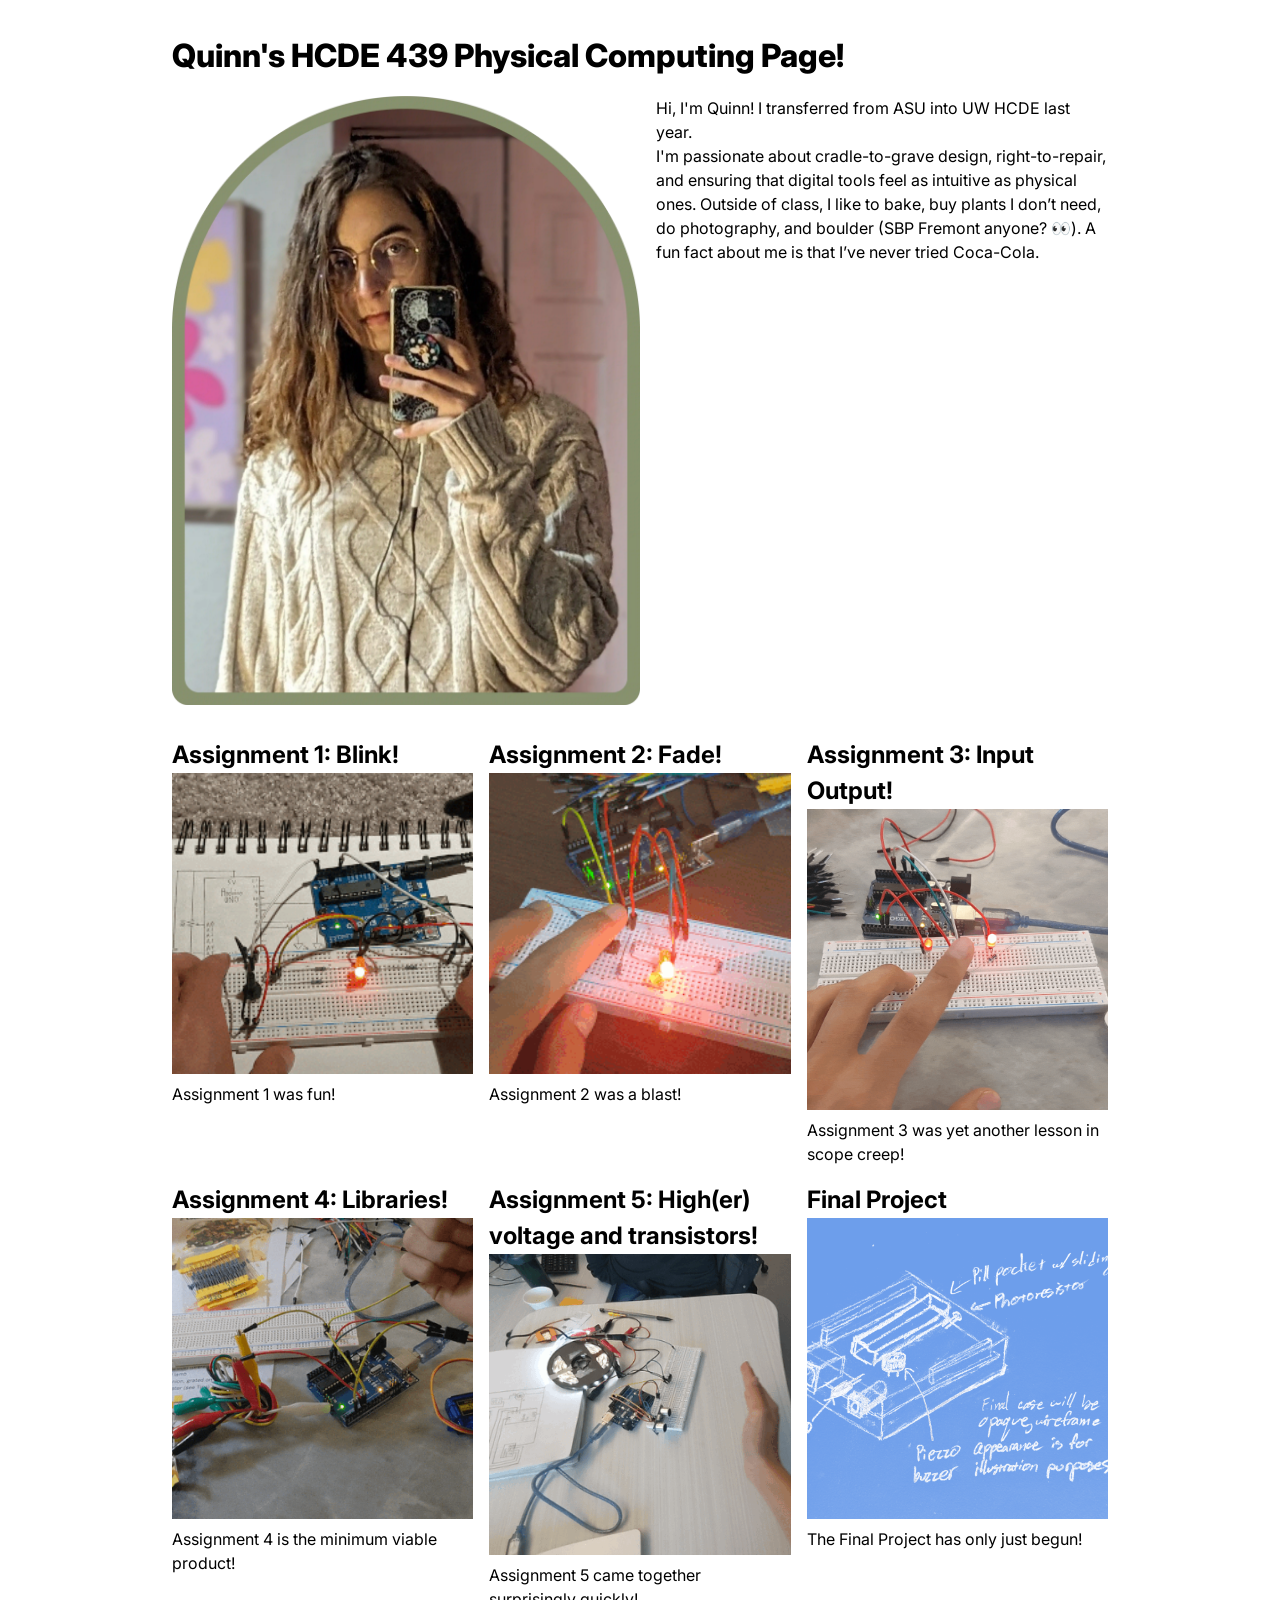
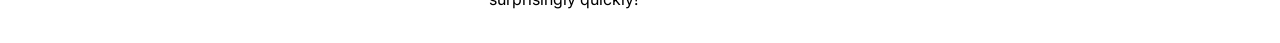
<file: docs/index.html>
<!DOCTYPE html>
<html>
  <head>
    <meta charset="utf-8" />
    <meta name="viewport" content="width=device-width, maximum-scale=1.0" />

    <title>Quinn's HCDE 439 Physical Computing Page!</title>

    <link href="style.css" rel="stylesheet" />
  </head>
  <body>
    <h1>Quinn's HCDE 439 Physical Computing Page!</h1>

    <div class="header">
      <img src="pfp.webp" />
      <p>
        Hi, I'm Quinn! I transferred from ASU into UW HCDE last year.<br>
        I'm passionate about cradle-to-grave design, right-to-repair, and ensuring that digital tools feel as intuitive as physical ones. Outside of class, I like to bake, buy plants I don’t need, do photography, and boulder (SBP Fremont anyone? 👀). A fun fact about me is that I’ve never tried Coca-Cola.
      </p>
    </div>

    <div class="grid">
      <div class="assignment">
        <a href="a1.html">
          <h2>Assignment 1: Blink!</h2>
          <img src="demo.gif" />
        </a>
        <p>Assignment 1 was fun!</p>
      </div>

      <div class="assignment">
        <a href="a2.html">
          <h2>Assignment 2: Fade!</h2>
          <img src="assets/a2/gifOfOperation.gif" />
        </a>
        <p>Assignment 2 was a blast!</p>
      </div>

      <div class="assignment">
        <a href="a3.html">
          <h2>Assignment 3: Input Output!</h2>
          <img src="assets/a3/demo.gif" />
        </a>
        <p>Assignment 3 was yet another lesson in scope creep!</p>
      </div>

      <div class="assignment">
        <a href="a4.html">
          <h2>Assignment 4: Libraries!</h2>
          <img src="assets/a4/demo.gif" />
        </a>
        <p>Assignment 4 is the minimum viable product!</p>
      </div>

      <div id="special" class="assignment">
        <a href="a5.html">
          <h2>Assignment 5: High(er) voltage and transistors!</h2>
          <img src="assets/a5/demo.gif" />
        </a>
        <p>Assignment 5 came together surprisingly quickly!</p>
      </div>
            <div class="assignment">
        <a href="p1.html">
          <h2>Final Project</h2>
          <img src="assets/p1/initialProposalSketch.png" />
        </a>
        <p>The Final Project has only just begun!</p>
      </div>
    </div>
  </body>
</html>
</file>
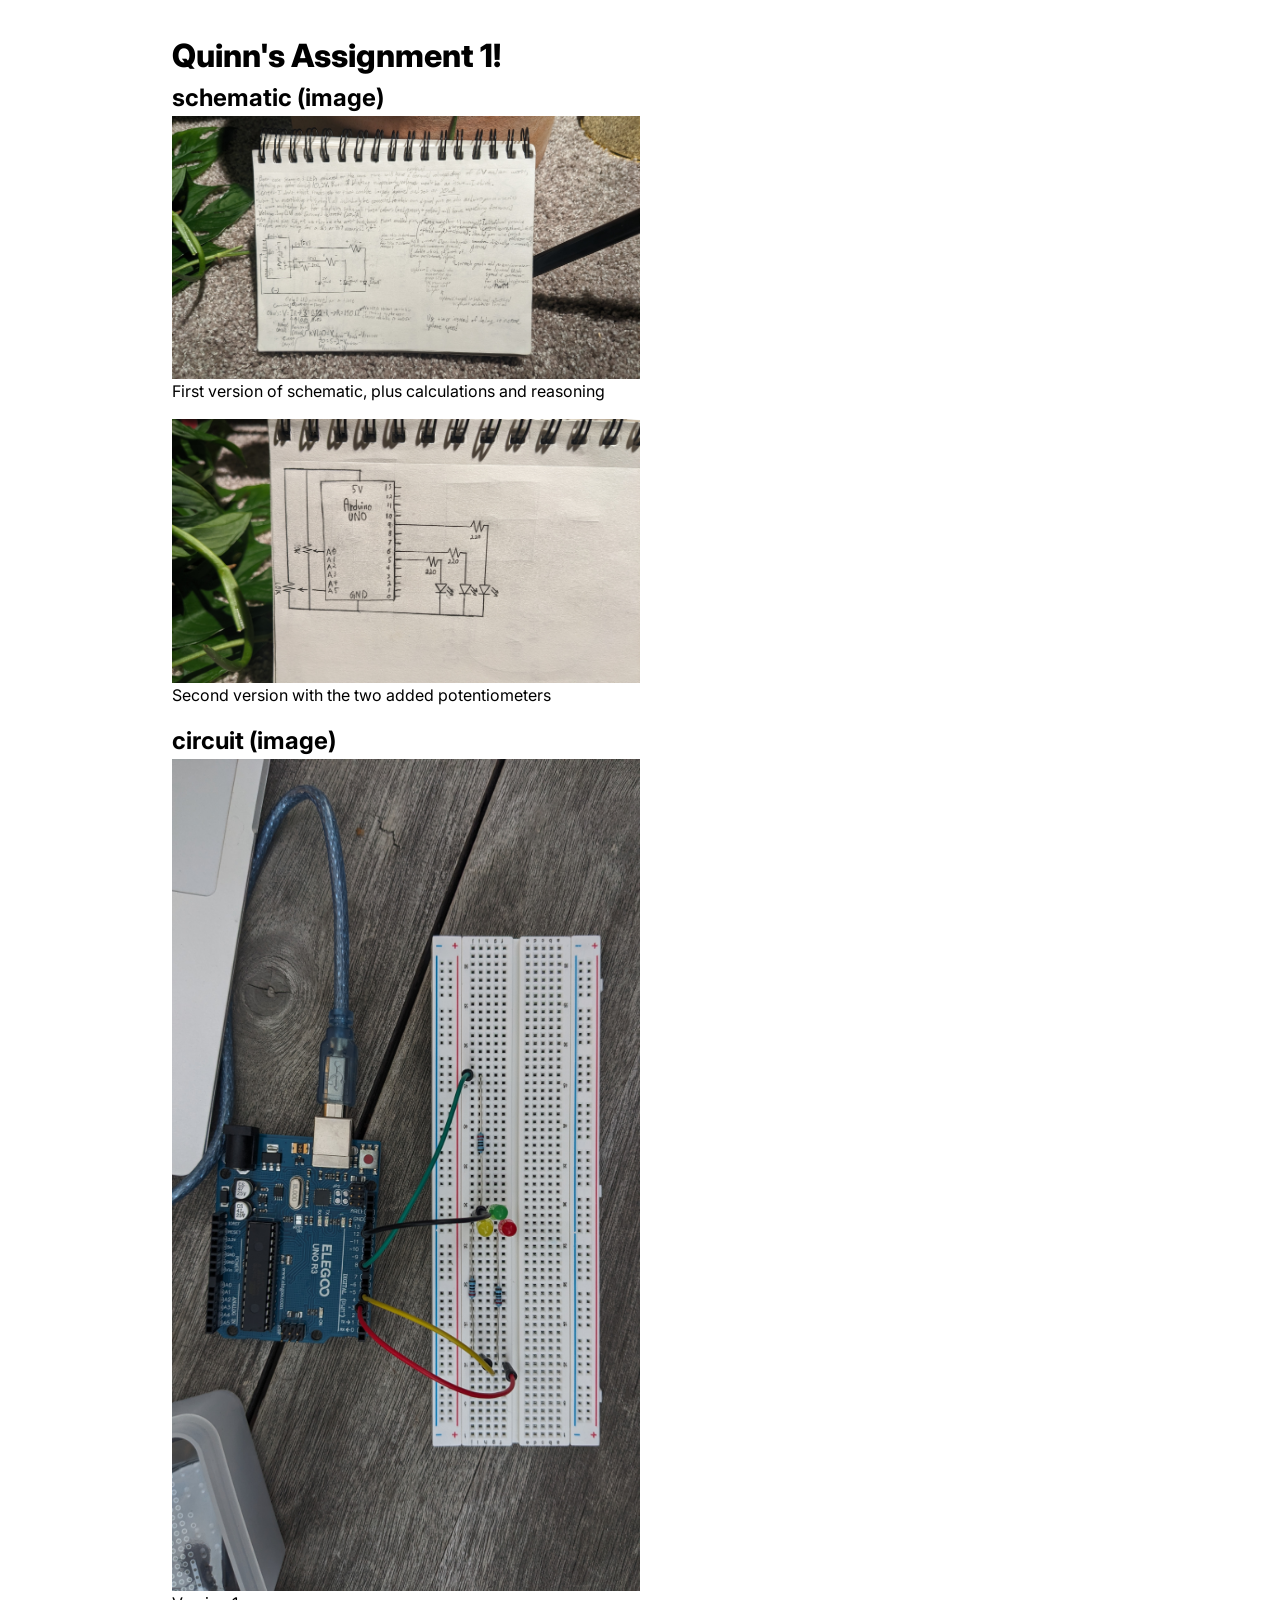
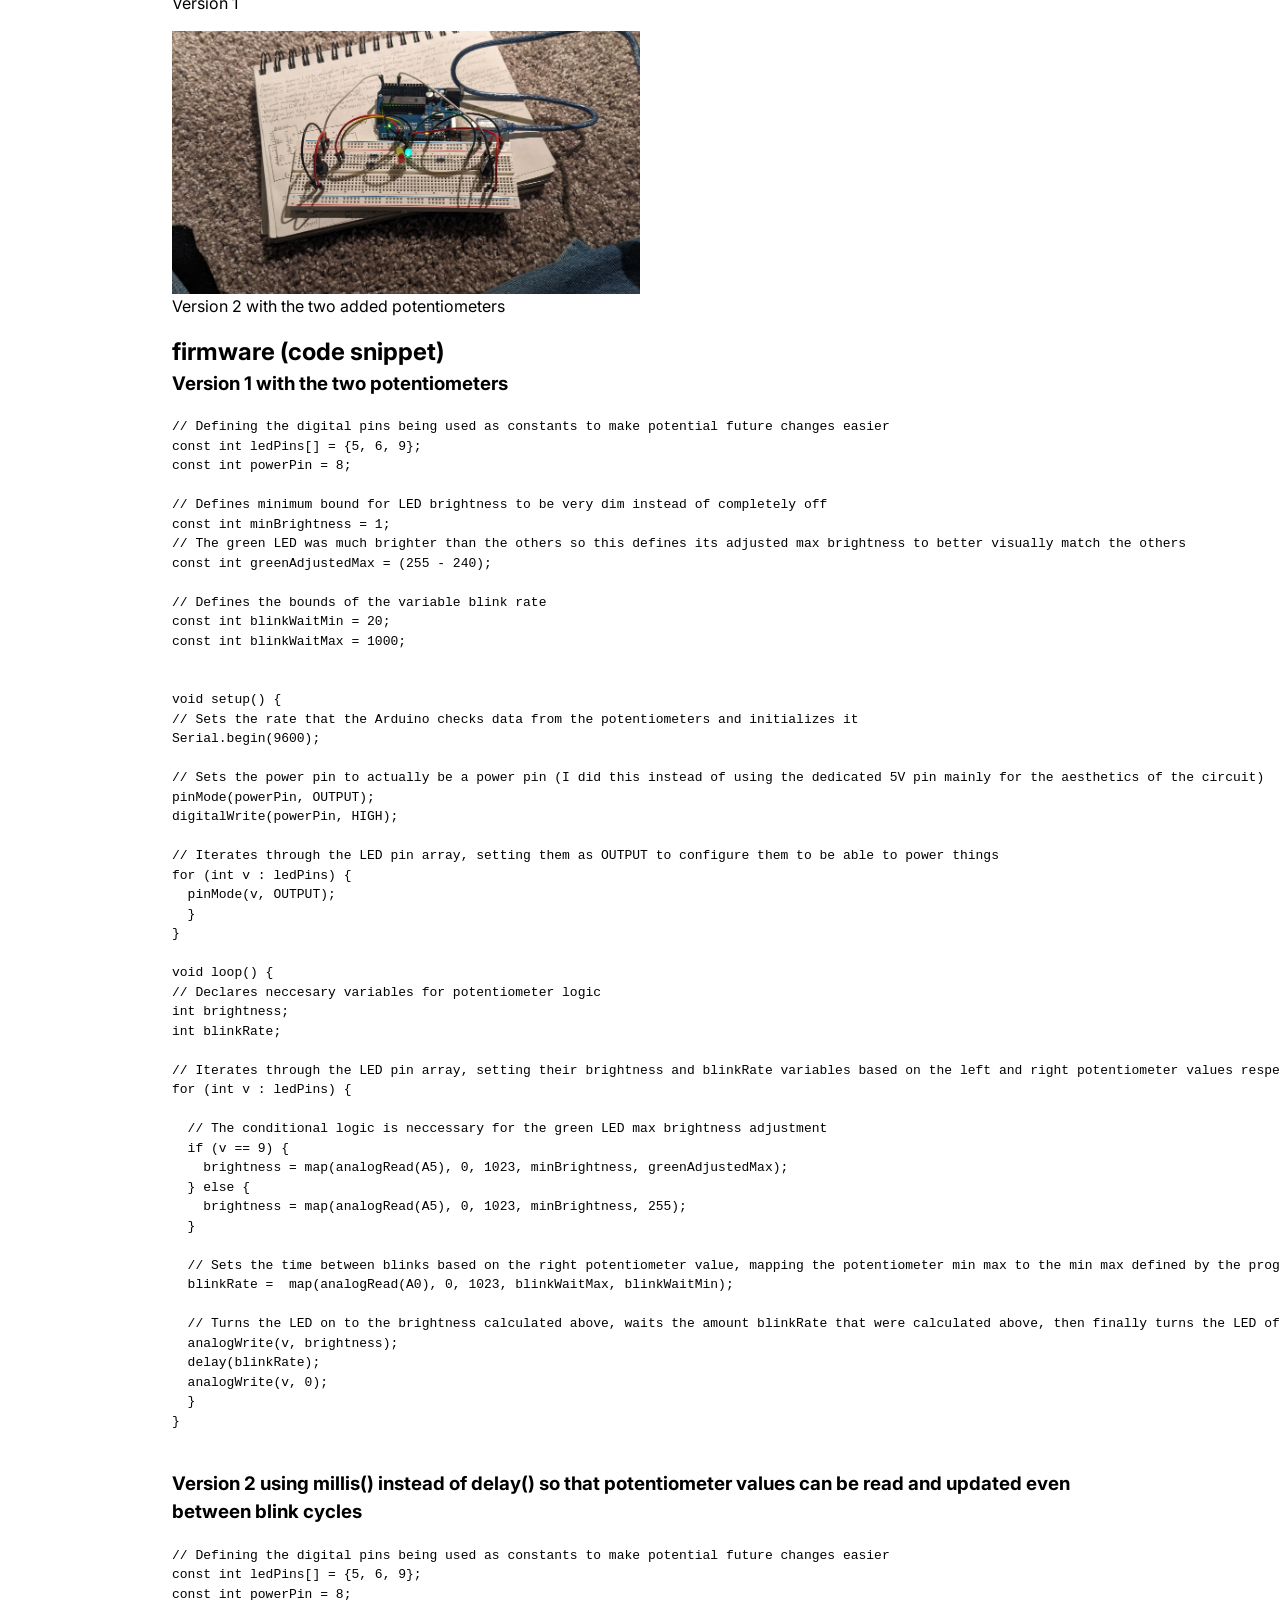
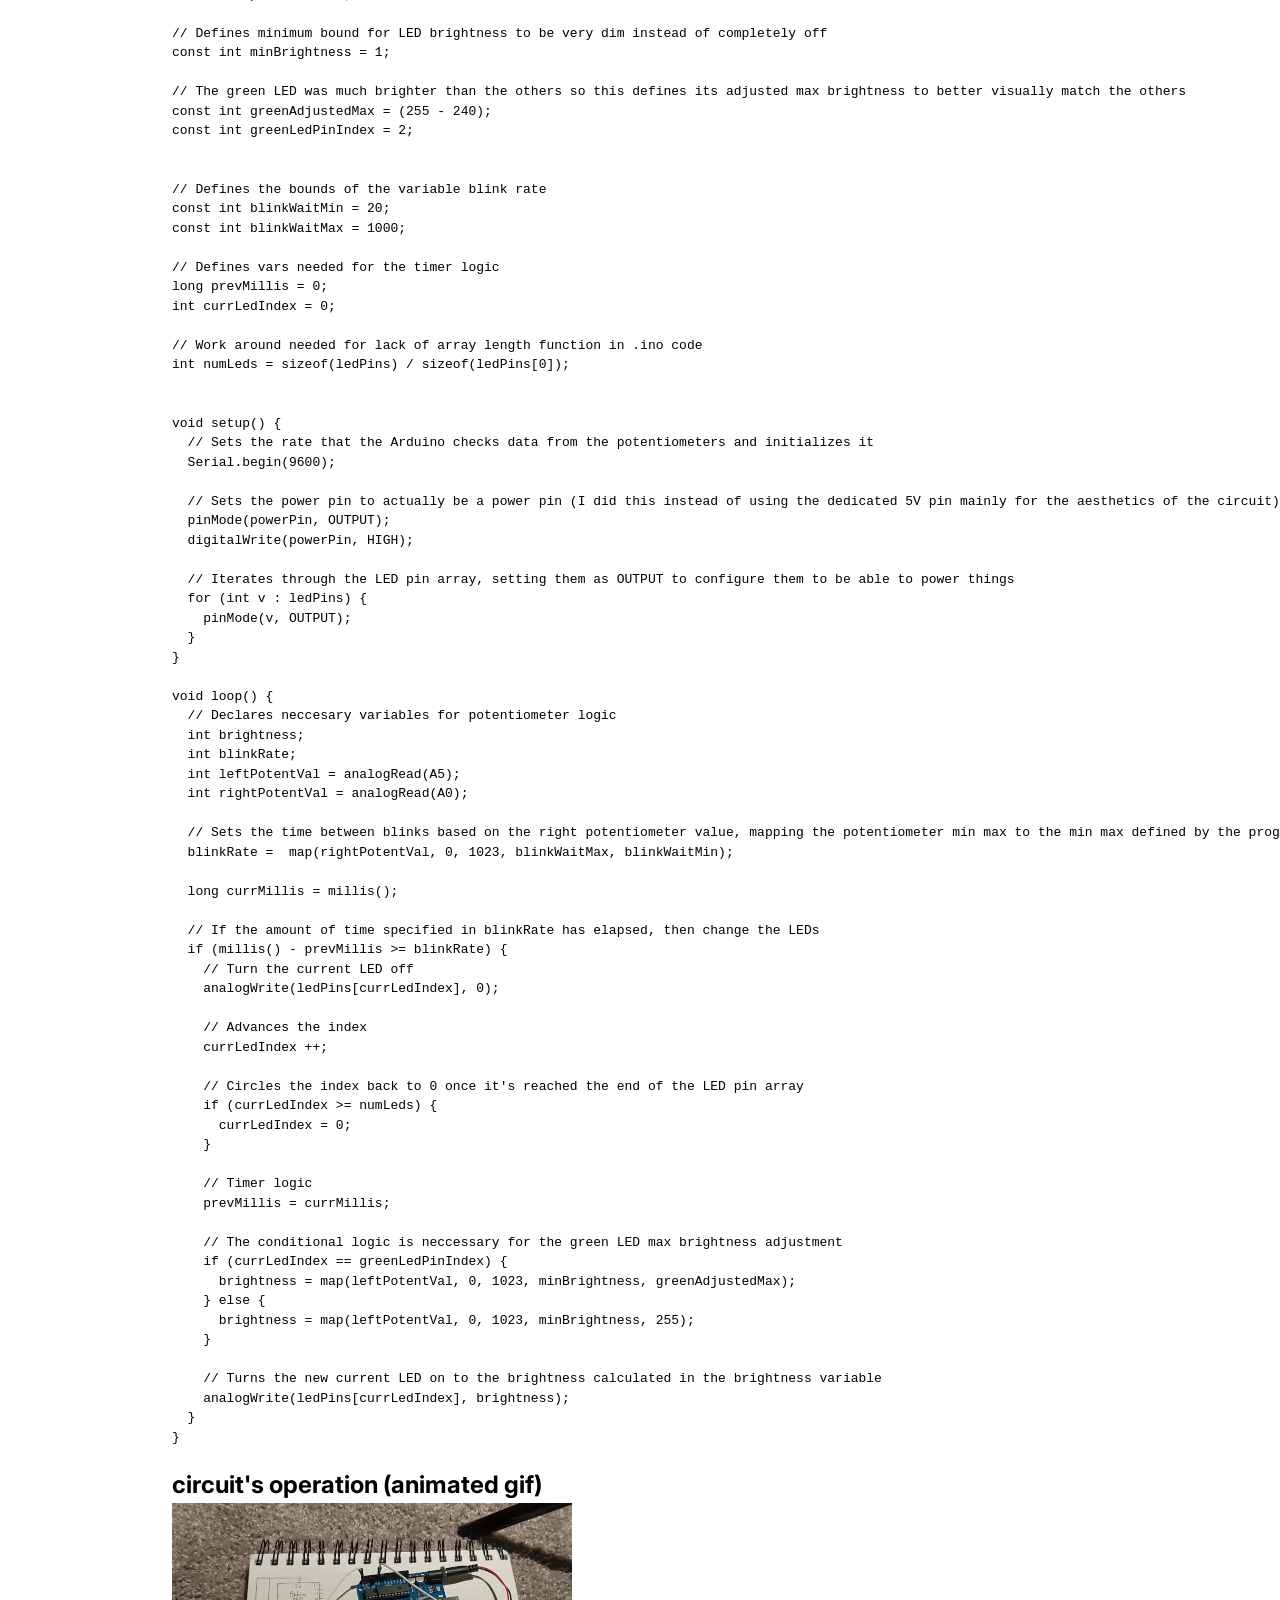
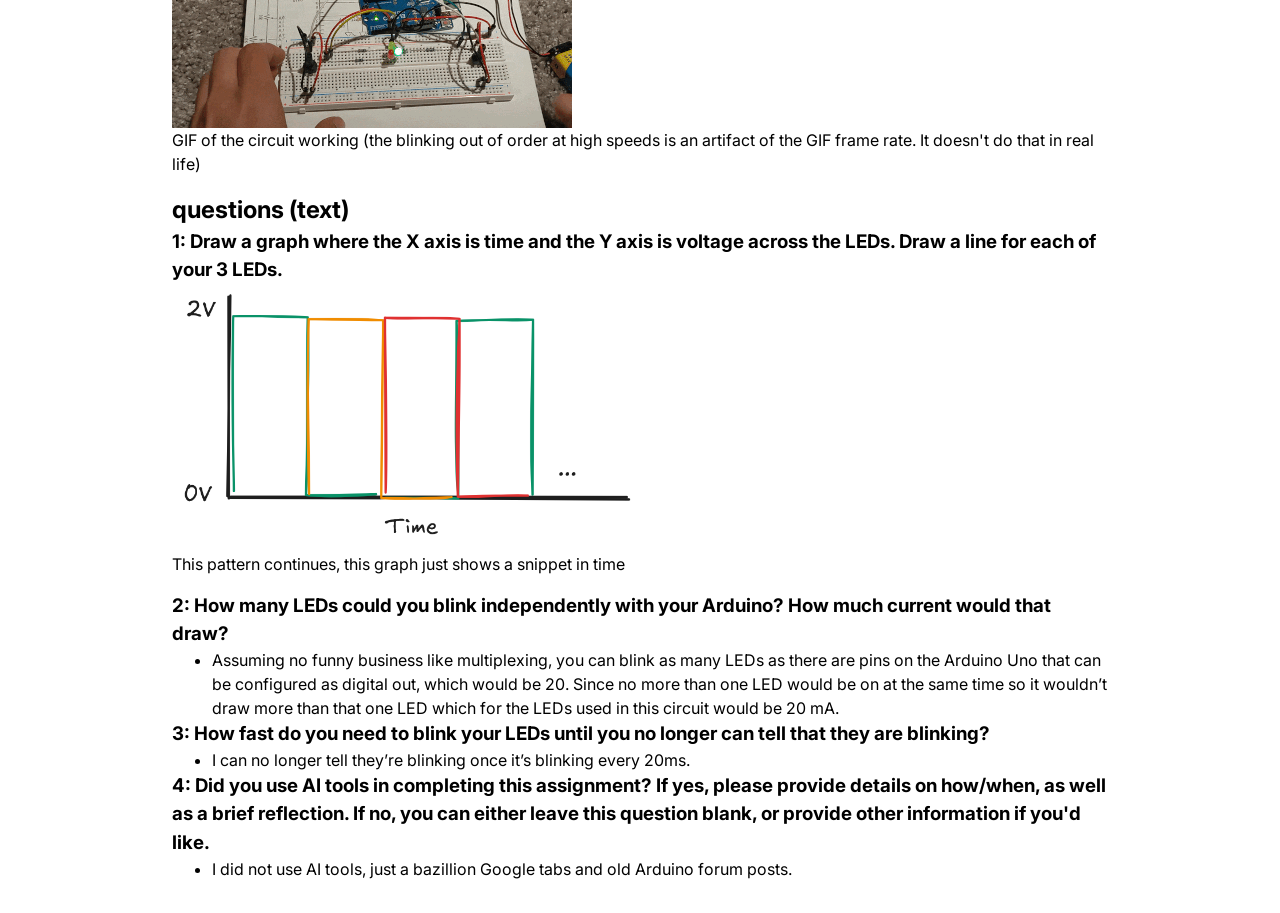
<file: docs/a1.html>
<!DOCTYPE html>
<html>
  <head>
    <meta charset="utf-8" />
    <meta name="viewport" content="width=device-width, maximum-scale=1.0" />

    <title>Quinn's HCDE 439 Physical Computing Page!</title>

    <link href="style.css" rel="stylesheet" type="text/css" />
  </head>
  <body>
    <h1>Quinn's Assignment 1!</h1>
    <!-- <div class="header">
      <img src="red-panda.jpg" />
      <p>Here is all the documentation for assignment 1!</p>
    </div> -->

    <h2>schematic (image)</h2>
    <figure>
      <img src="schematicV1.jpg">
      <figcaption>First version of schematic, plus calculations and reasoning</figcaption>
    </figure>
    <!-- <h3>Explanation</h3>
    <p></p> -->

    <figure>
      <img src="schematicV2.jpg">
      <figcaption>Second version with the two added potentiometers</figcaption>
    </figure>

    <h2>circuit (image)</h2>
    <figure>
      <img src="circuitV1.jpg">
      <figcaption>Version 1</figcaption>
    </figure>
    <figure>
      <img src="circuitV2.jpg">
      <figcaption>Version 2 with the two added potentiometers</figcaption>
    </figure>

    <h2>firmware (code snippet)</h2>
    <h3>Version 1 with the two potentiometers</h3>
    <div>
      <pre><code>
// Defining the digital pins being used as constants to make potential future changes easier
const int ledPins[] = {5, 6, 9};
const int powerPin = 8;

// Defines minimum bound for LED brightness to be very dim instead of completely off 
const int minBrightness = 1;
// The green LED was much brighter than the others so this defines its adjusted max brightness to better visually match the others
const int greenAdjustedMax = (255 - 240);

// Defines the bounds of the variable blink rate
const int blinkWaitMin = 20;
const int blinkWaitMax = 1000;


void setup() {
// Sets the rate that the Arduino checks data from the potentiometers and initializes it
Serial.begin(9600);

// Sets the power pin to actually be a power pin (I did this instead of using the dedicated 5V pin mainly for the aesthetics of the circuit)
pinMode(powerPin, OUTPUT);
digitalWrite(powerPin, HIGH);

// Iterates through the LED pin array, setting them as OUTPUT to configure them to be able to power things
for (int v : ledPins) {
  pinMode(v, OUTPUT);
  }
}

void loop() {
// Declares neccesary variables for potentiometer logic
int brightness;
int blinkRate;

// Iterates through the LED pin array, setting their brightness and blinkRate variables based on the left and right potentiometer values respectively 
for (int v : ledPins) {
  
  // The conditional logic is neccessary for the green LED max brightness adjustment
  if (v == 9) {
    brightness = map(analogRead(A5), 0, 1023, minBrightness, greenAdjustedMax);
  } else {
    brightness = map(analogRead(A5), 0, 1023, minBrightness, 255);
  }
  
  // Sets the time between blinks based on the right potentiometer value, mapping the potentiometer min max to the min max defined by the programmer
  blinkRate =  map(analogRead(A0), 0, 1023, blinkWaitMax, blinkWaitMin);

  // Turns the LED on to the brightness calculated above, waits the amount blinkRate that were calculated above, then finally turns the LED off
  analogWrite(v, brightness);
  delay(blinkRate);
  analogWrite(v, 0);
  }
}
        </code>
      </pre>
    </div>
    <h3>Version 2 using millis() instead of delay() so that potentiometer values can be read and updated even between blink cycles</h3>
    <div>
      <pre><code>
// Defining the digital pins being used as constants to make potential future changes easier
const int ledPins[] = {5, 6, 9};
const int powerPin = 8;

// Defines minimum bound for LED brightness to be very dim instead of completely off 
const int minBrightness = 1;

// The green LED was much brighter than the others so this defines its adjusted max brightness to better visually match the others
const int greenAdjustedMax = (255 - 240);
const int greenLedPinIndex = 2;


// Defines the bounds of the variable blink rate
const int blinkWaitMin = 20;
const int blinkWaitMax = 1000;

// Defines vars needed for the timer logic
long prevMillis = 0;
int currLedIndex = 0;

// Work around needed for lack of array length function in .ino code
int numLeds = sizeof(ledPins) / sizeof(ledPins[0]);


void setup() {
  // Sets the rate that the Arduino checks data from the potentiometers and initializes it
  Serial.begin(9600);

  // Sets the power pin to actually be a power pin (I did this instead of using the dedicated 5V pin mainly for the aesthetics of the circuit)
  pinMode(powerPin, OUTPUT);
  digitalWrite(powerPin, HIGH);

  // Iterates through the LED pin array, setting them as OUTPUT to configure them to be able to power things
  for (int v : ledPins) {
    pinMode(v, OUTPUT);
  }
}

void loop() {
  // Declares neccesary variables for potentiometer logic
  int brightness;
  int blinkRate;
  int leftPotentVal = analogRead(A5);
  int rightPotentVal = analogRead(A0);
  
  // Sets the time between blinks based on the right potentiometer value, mapping the potentiometer min max to the min max defined by the programmer
  blinkRate =  map(rightPotentVal, 0, 1023, blinkWaitMax, blinkWaitMin);

  long currMillis = millis();

  // If the amount of time specified in blinkRate has elapsed, then change the LEDs 
  if (millis() - prevMillis >= blinkRate) {
    // Turn the current LED off 
    analogWrite(ledPins[currLedIndex], 0);

    // Advances the index 
    currLedIndex ++;
    
    // Circles the index back to 0 once it's reached the end of the LED pin array
    if (currLedIndex >= numLeds) {
      currLedIndex = 0;
    }

    // Timer logic
    prevMillis = currMillis;
      
    // The conditional logic is neccessary for the green LED max brightness adjustment
    if (currLedIndex == greenLedPinIndex) {
      brightness = map(leftPotentVal, 0, 1023, minBrightness, greenAdjustedMax);
    } else {
      brightness = map(leftPotentVal, 0, 1023, minBrightness, 255);
    }

    // Turns the new current LED on to the brightness calculated in the brightness variable
    analogWrite(ledPins[currLedIndex], brightness);
  }
}
      </pre></code>
    </div>

    <h2>circuit's operation (animated gif)</h2>
    <figure>
      <img src="demo.gif">
      <figcaption>GIF of the circuit working (the blinking out of order at high speeds is an artifact of the GIF frame rate. It doesn't do that in real life)</figcaption>
    </figure>

    <h2>questions (text)</h2>
    <h3>1: Draw a graph where the X axis is time and the Y axis is voltage across the LEDs. Draw a line for each of your 3 LEDs.</h3> 
    <figure>
      <img src="graph.png">
      <figcaption>This pattern continues, this graph just shows a snippet in time</figcaption>
    </figure>
    
    <h3>2: How many LEDs could you blink independently with your Arduino? How much current would that draw?</h3>
    <p>
      <ul>
        <li>Assuming no funny business like multiplexing, you can blink as many LEDs as there are pins on the Arduino Uno that can be configured as digital out, which would be 20. Since no more than one LED would be on at the same time so it wouldn’t draw more than that one LED which for the LEDs used in this circuit would be 20 mA.</li>
      </ul>
    </p>
    <h3>3: How fast do you need to blink your LEDs until you no longer can tell that they are blinking?</h3>
    <p>
      <ul>
        <li>I can no longer tell they’re blinking once it’s blinking every 20ms.
      </ul>
    </p>
    <h3>4: Did you use AI tools in completing this assignment? If yes, please provide details on how/when, as well as a brief reflection. If no, you can either leave this question blank, or provide other information if you'd like.</h3>
    <p>
      <ul>
        <li>I did not use AI tools, just a bazillion Google tabs and old Arduino forum posts.
      </ul>
    </p>



  </body>
</html>
</file>
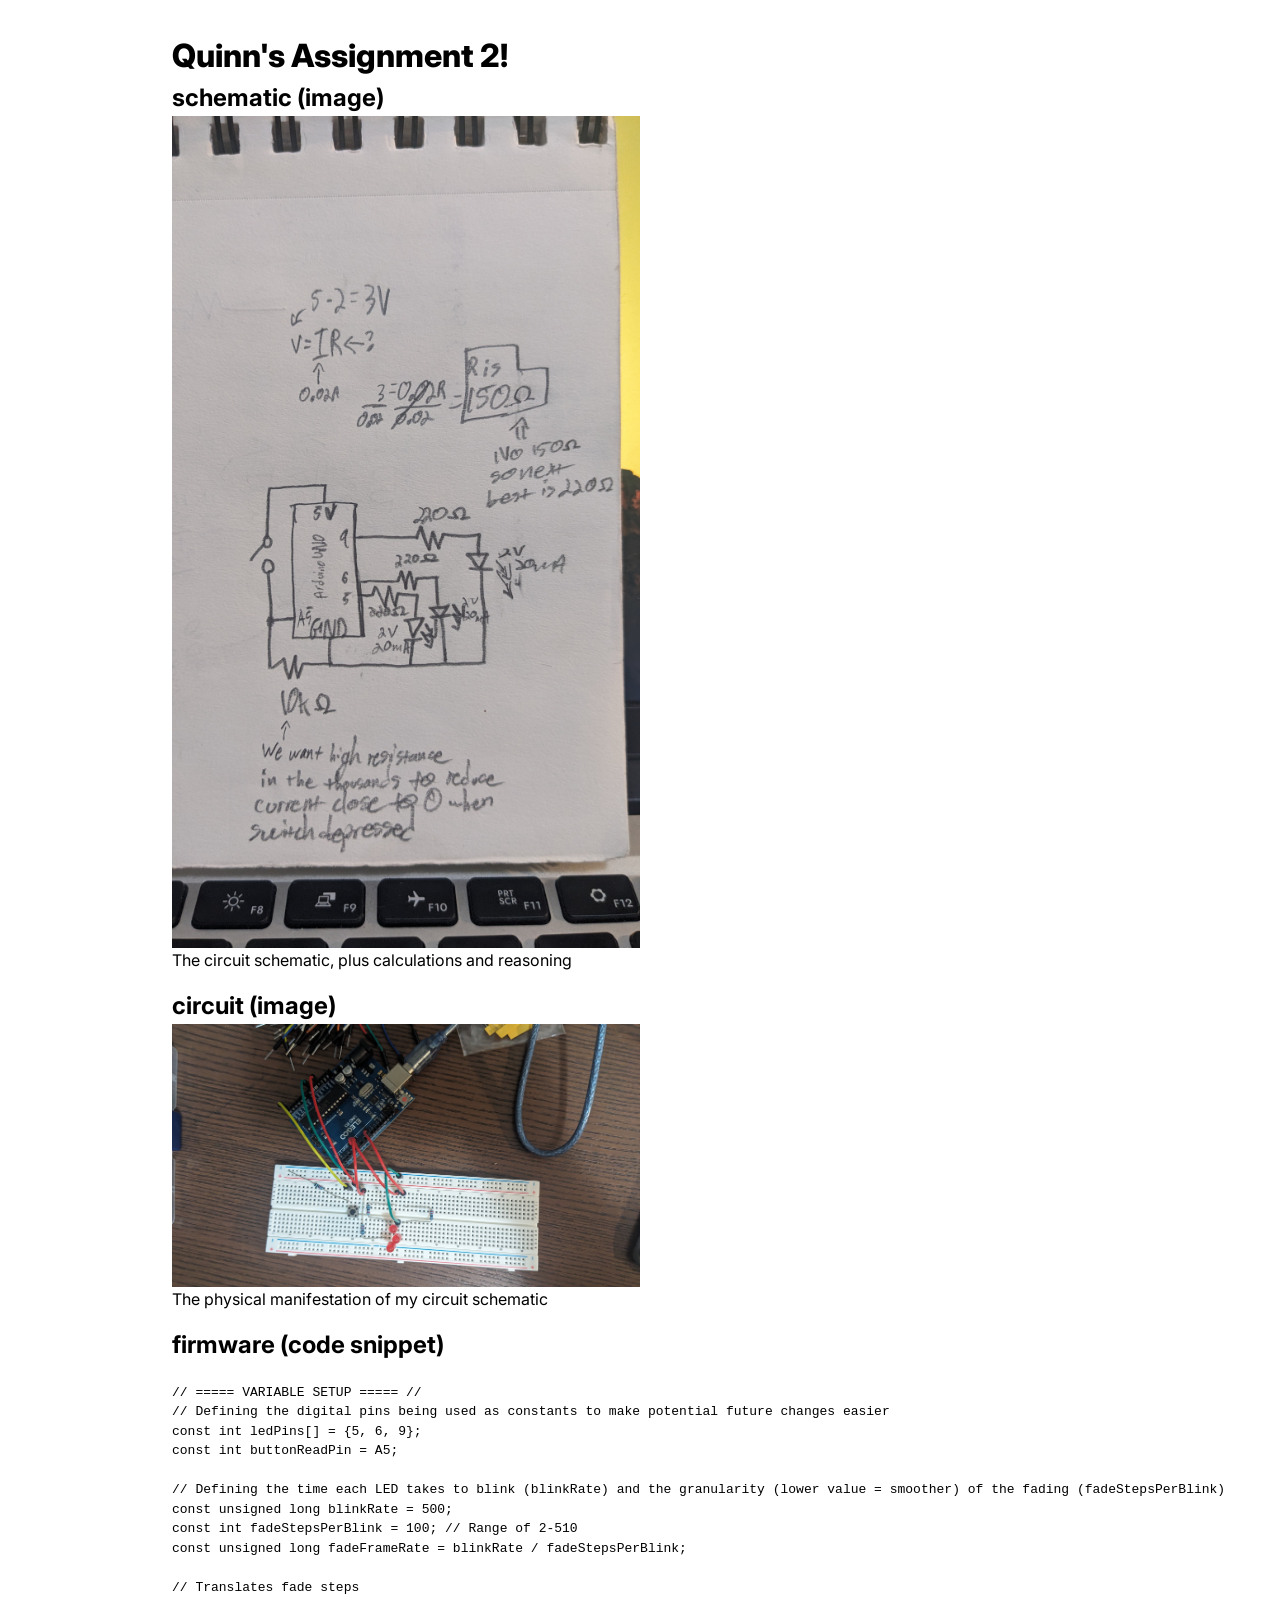
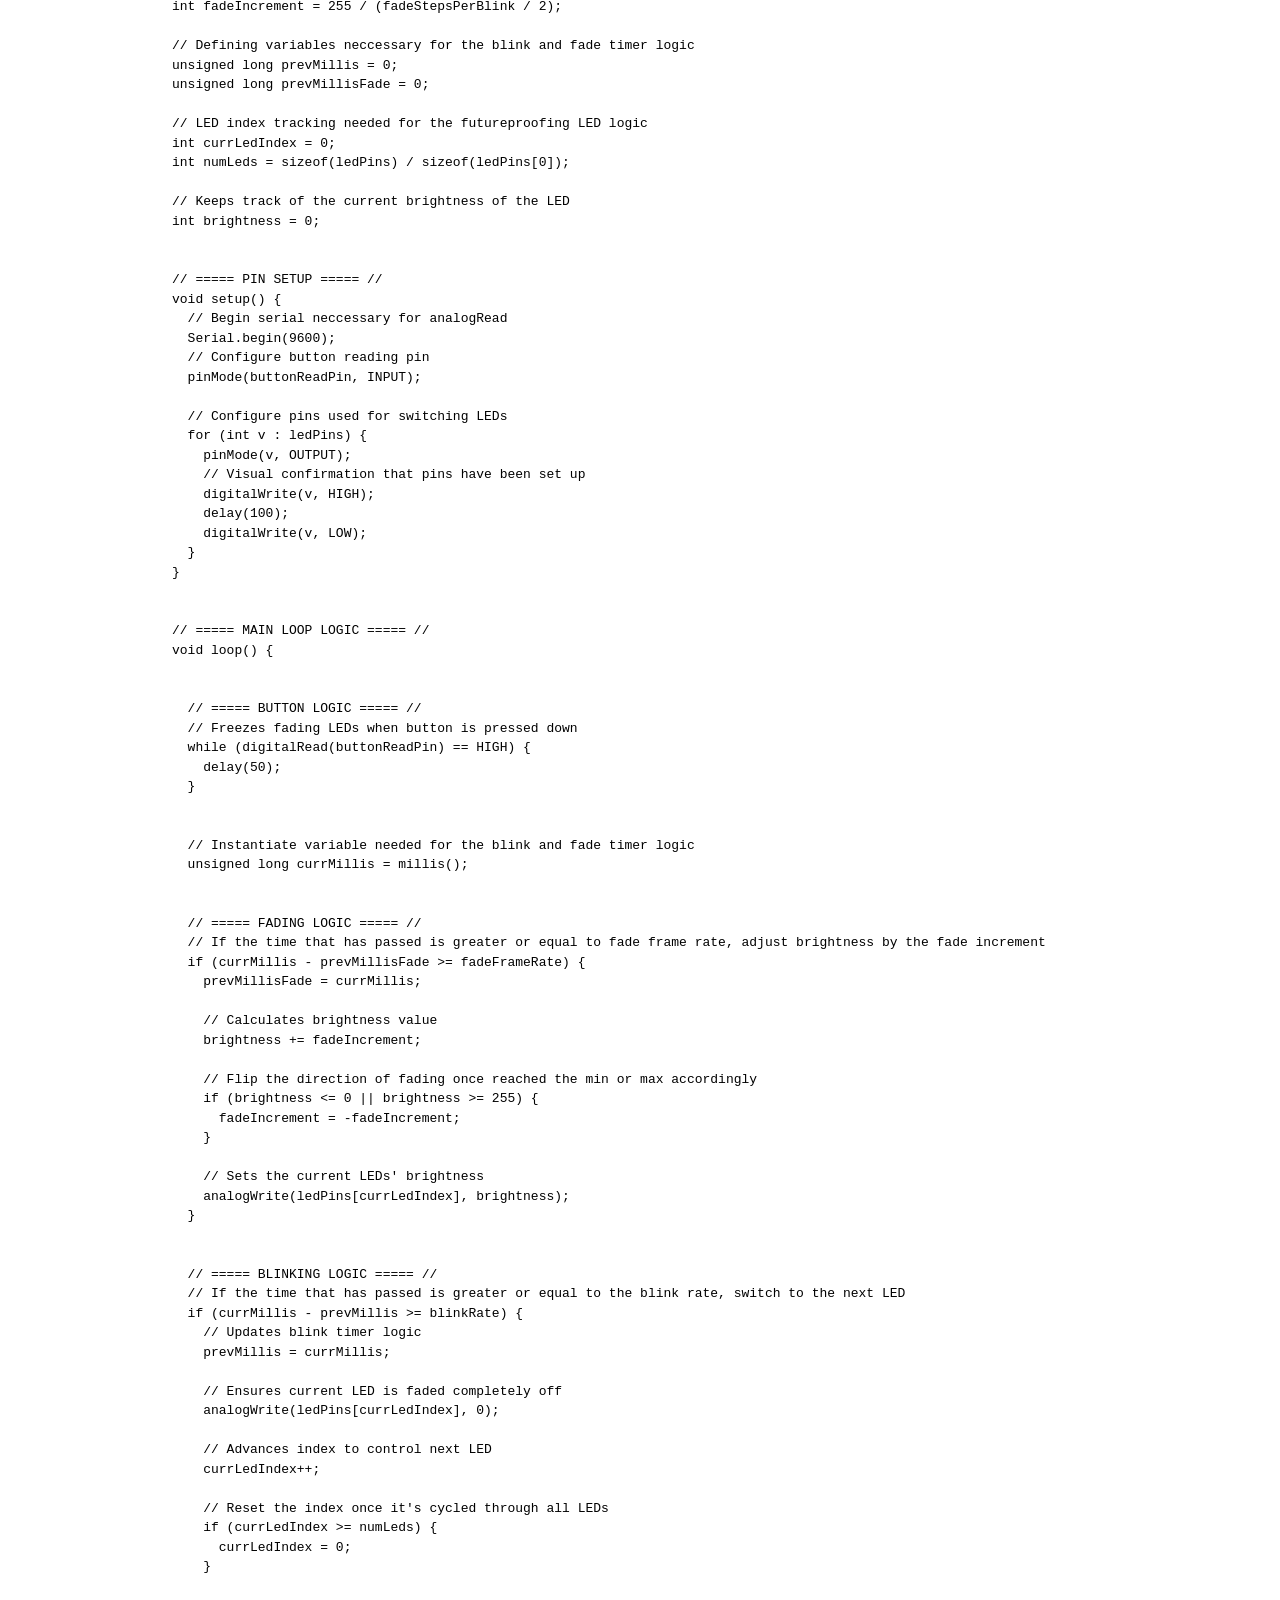
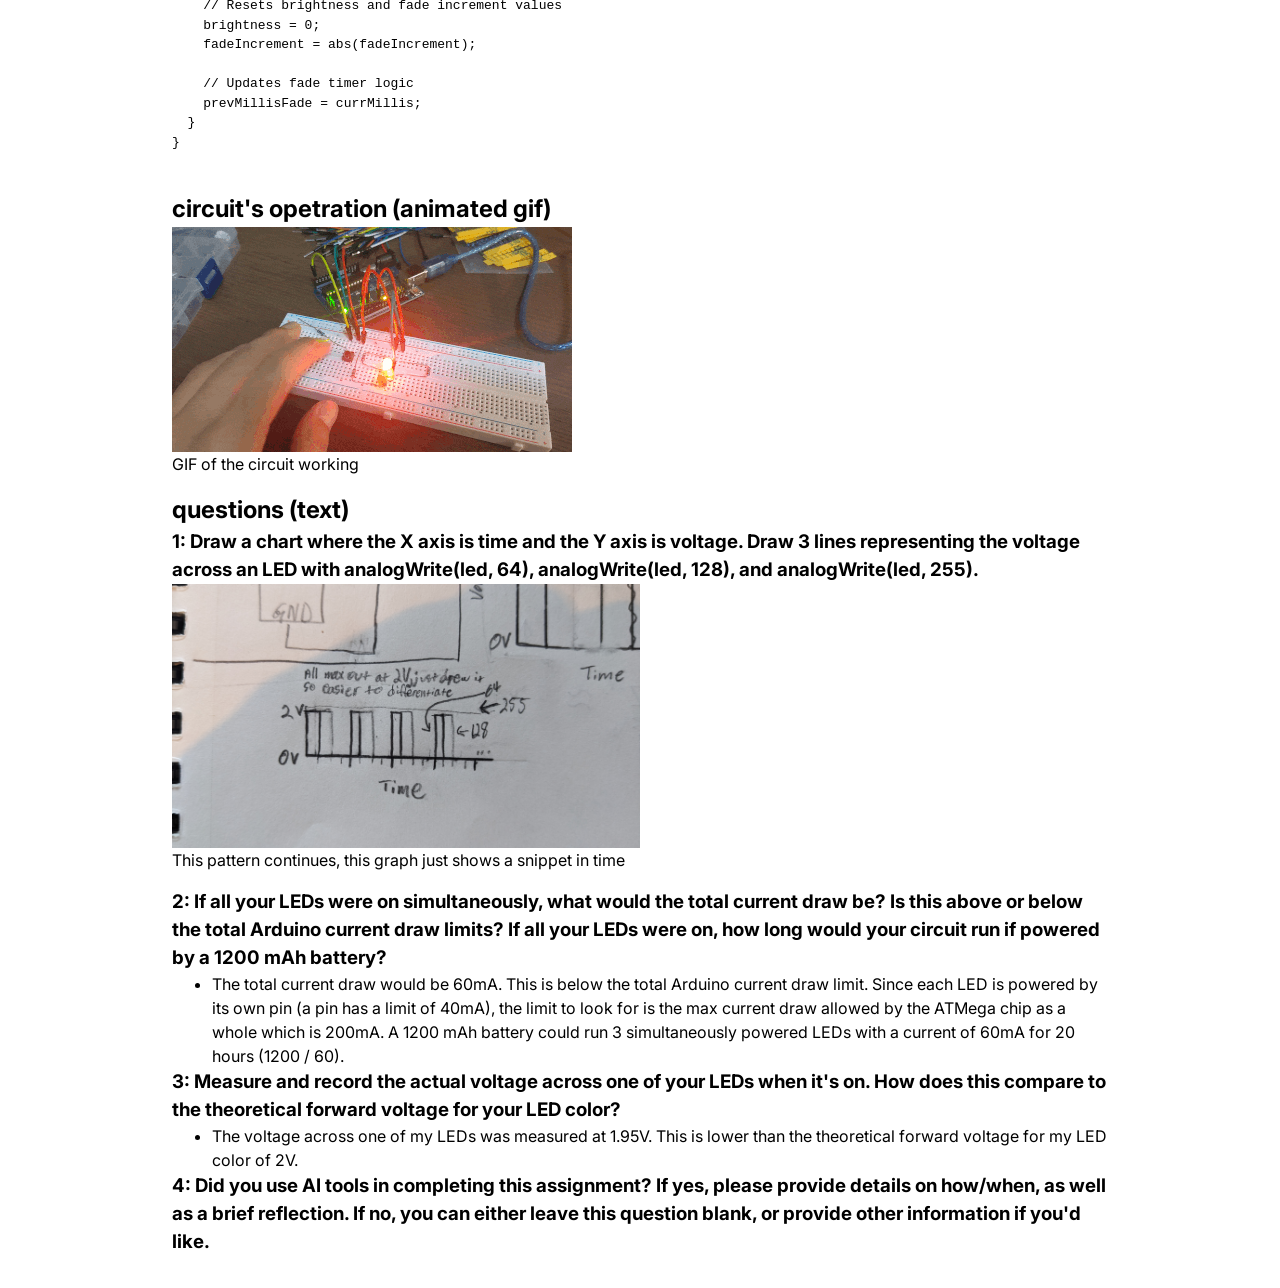
<file: docs/a2.html>
<!DOCTYPE html>
<html>
  <head>
    <meta charset="utf-8" />
    <meta name="viewport" content="width=device-width, maximum-scale=1.0" />

    <title>Quinn's HCDE 439 Physical Computing Page!</title>

    <link href="style.css" rel="stylesheet" type="text/css" />
  </head>
  <body>
    <h1>Quinn's Assignment 2!</h1>
    <!-- <div class="header">
      <img src="red-panda.jpg" />
      <p>Here is all the documentation for assignment 1!</p>
    </div> -->

    <h2>schematic (image)</h2>
    <figure>
      <img src="assets/a2/schematicPlusMath.jpg">
      <figcaption>The circuit schematic, plus calculations and reasoning</figcaption>
    </figure>
    <!-- <h3>Explanation</h3>
    <p></p> -->

    <h2>circuit (image)</h2>
    <figure>
      <img src="assets/a2/circuitIRL.jpg">
      <figcaption>The physical manifestation of my circuit schematic</figcaption>
    </figure>

    <h2>firmware (code snippet)</h2>
    <div>
      <pre><code>
// ===== VARIABLE SETUP ===== //
// Defining the digital pins being used as constants to make potential future changes easier
const int ledPins[] = {5, 6, 9};
const int buttonReadPin = A5;

// Defining the time each LED takes to blink (blinkRate) and the granularity (lower value = smoother) of the fading (fadeStepsPerBlink)   
const unsigned long blinkRate = 500;
const int fadeStepsPerBlink = 100; // Range of 2-510
const unsigned long fadeFrameRate = blinkRate / fadeStepsPerBlink;

// Translates fade steps
int fadeIncrement = 255 / (fadeStepsPerBlink / 2);

// Defining variables neccessary for the blink and fade timer logic
unsigned long prevMillis = 0;
unsigned long prevMillisFade = 0;

// LED index tracking needed for the futureproofing LED logic
int currLedIndex = 0;
int numLeds = sizeof(ledPins) / sizeof(ledPins[0]);

// Keeps track of the current brightness of the LED
int brightness = 0;


// ===== PIN SETUP ===== //
void setup() {
  // Begin serial neccessary for analogRead
  Serial.begin(9600);
  // Configure button reading pin
  pinMode(buttonReadPin, INPUT);

  // Configure pins used for switching LEDs 
  for (int v : ledPins) {
    pinMode(v, OUTPUT);
    // Visual confirmation that pins have been set up
    digitalWrite(v, HIGH);
    delay(100);
    digitalWrite(v, LOW);
  }
}


// ===== MAIN LOOP LOGIC ===== //
void loop() {


  // ===== BUTTON LOGIC ===== //
  // Freezes fading LEDs when button is pressed down
  while (digitalRead(buttonReadPin) == HIGH) {
    delay(50);
  }

  
  // Instantiate variable needed for the blink and fade timer logic 
  unsigned long currMillis = millis();


  // ===== FADING LOGIC ===== //
  // If the time that has passed is greater or equal to fade frame rate, adjust brightness by the fade increment
  if (currMillis - prevMillisFade >= fadeFrameRate) {
    prevMillisFade = currMillis;

    // Calculates brightness value
    brightness += fadeIncrement;
    
    // Flip the direction of fading once reached the min or max accordingly 
    if (brightness <= 0 || brightness >= 255) {
      fadeIncrement = -fadeIncrement;
    }

    // Sets the current LEDs' brightness
    analogWrite(ledPins[currLedIndex], brightness);
  }


  // ===== BLINKING LOGIC ===== //
  // If the time that has passed is greater or equal to the blink rate, switch to the next LED
  if (currMillis - prevMillis >= blinkRate) {
    // Updates blink timer logic
    prevMillis = currMillis;
    
    // Ensures current LED is faded completely off
    analogWrite(ledPins[currLedIndex], 0);

    // Advances index to control next LED
    currLedIndex++;
    
    // Reset the index once it's cycled through all LEDs
    if (currLedIndex >= numLeds) {
      currLedIndex = 0;
    }

    // Resets brightness and fade increment values
    brightness = 0;
    fadeIncrement = abs(fadeIncrement);

    // Updates fade timer logic
    prevMillisFade = currMillis;
  }
}
        </code>
      </pre>
    </div>
    
    <h2>circuit's opetration (animated gif)</h2>
    <figure>
      <img src="assets/a2/gifOfOperation.gif">
      <figcaption>GIF of the circuit working</figcaption>
    </figure>

    <h2>questions (text)</h2>
    <h3>1: Draw a chart where the X axis is time and the Y axis is voltage. Draw 3 lines representing the voltage across an LED with analogWrite(led, 64), analogWrite(led, 128), and analogWrite(led, 255).</h3> 
    <figure>
      <img src="assets/a2/graph.jpg">
      <figcaption>This pattern continues, this graph just shows a snippet in time</figcaption>
    </figure>
    
    <h3>2: If all your LEDs were on simultaneously, what would the total current draw be? Is this above or below the total Arduino current draw limits? If all your LEDs were on, how long would your circuit run if powered by a 1200 mAh battery?</h3>
    <p>
      <ul>
        <li>The total current draw would be 60mA. This is below the total Arduino current draw limit. Since each LED is powered by its own pin (a pin has a limit of 40mA), the limit to look for is the max current draw allowed by the ATMega chip as a whole which is 200mA. A 1200 mAh battery could run 3 simultaneously powered LEDs with a current of 60mA for 20 hours (1200 / 60).</li>
      </ul>
    </p>
    <h3>3: Measure and record the actual voltage across one of your LEDs when it's on. How does this compare to the theoretical forward voltage for your LED color?</h3>
    <p>
      <ul>
        <li>The voltage across one of my LEDs was measured at 1.95V. This is lower than the theoretical forward voltage for my LED color of 2V.</li>
      </ul>
    </p>
    <h3>4: Did you use AI tools in completing this assignment? If yes, please provide details on how/when, as well as a brief reflection. If no, you can either leave this question blank, or provide other information if you'd like.</h3>
  </body>
</html>
</file>
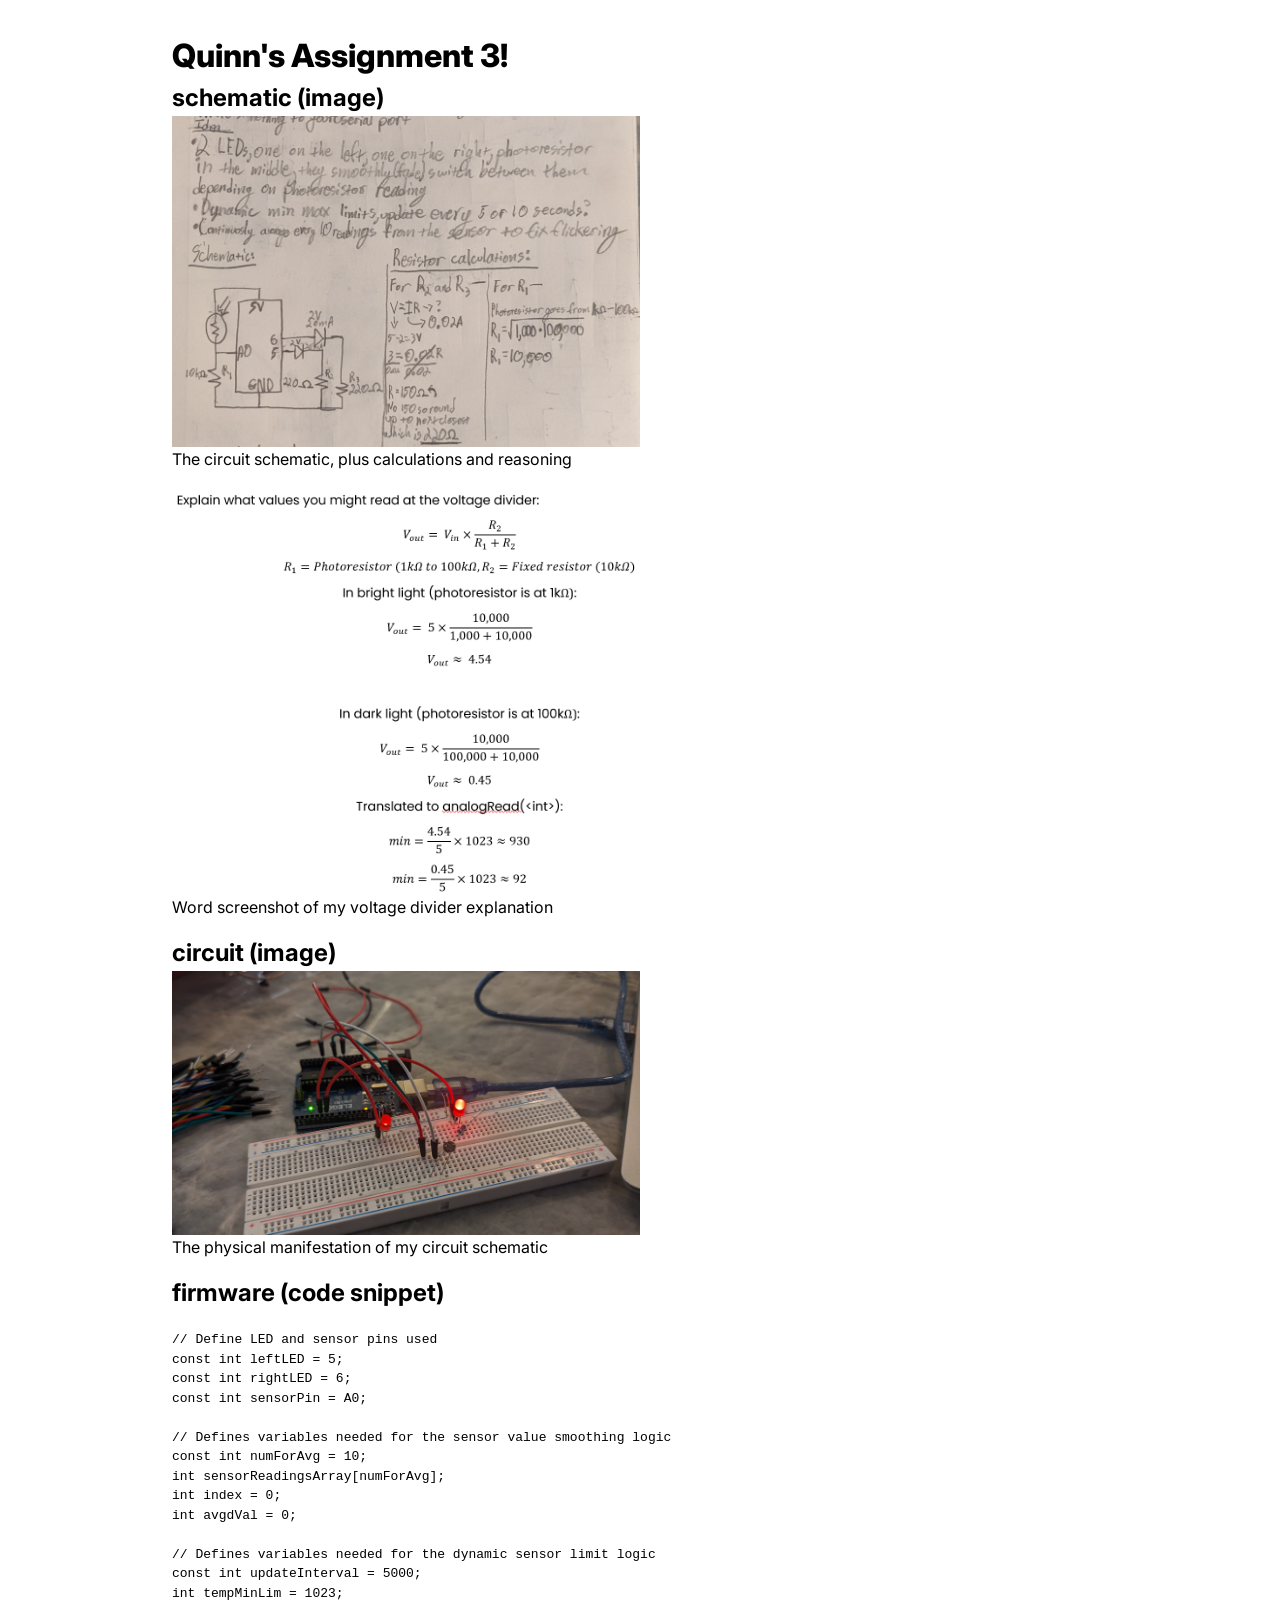
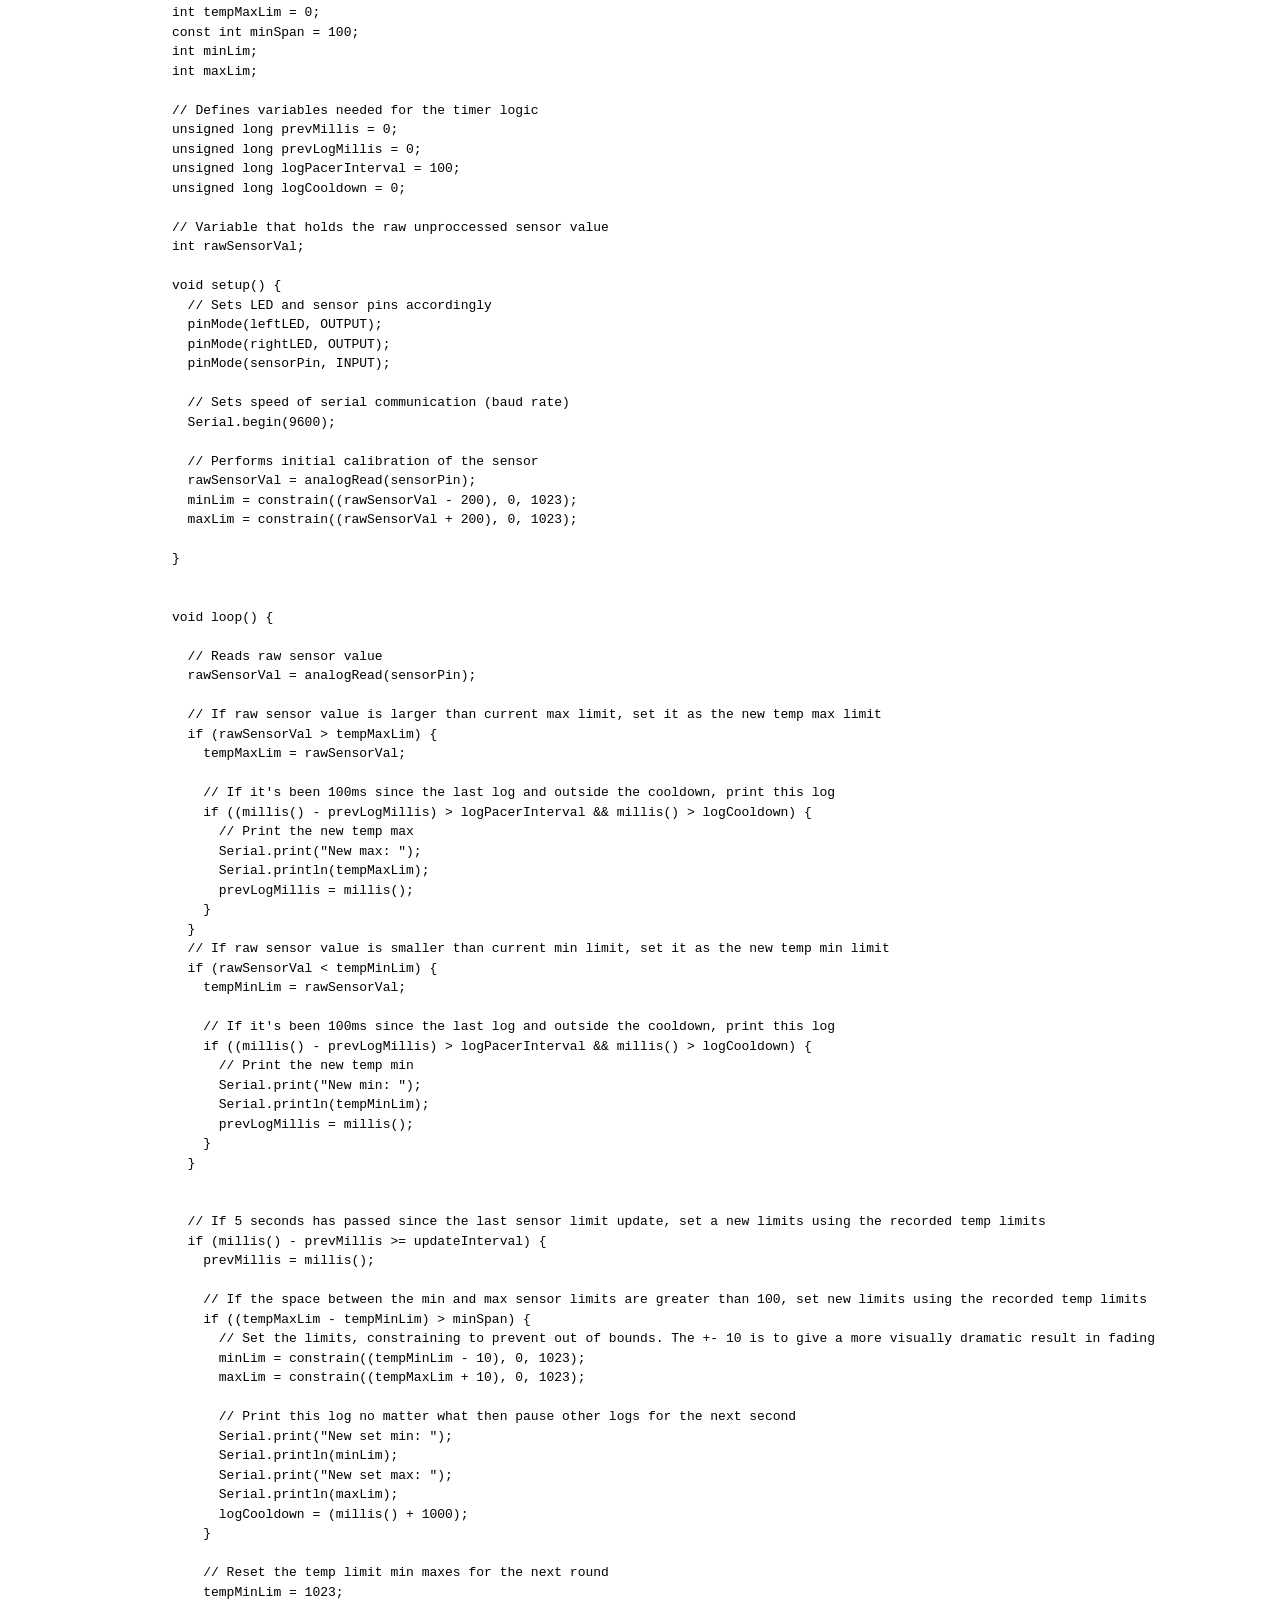
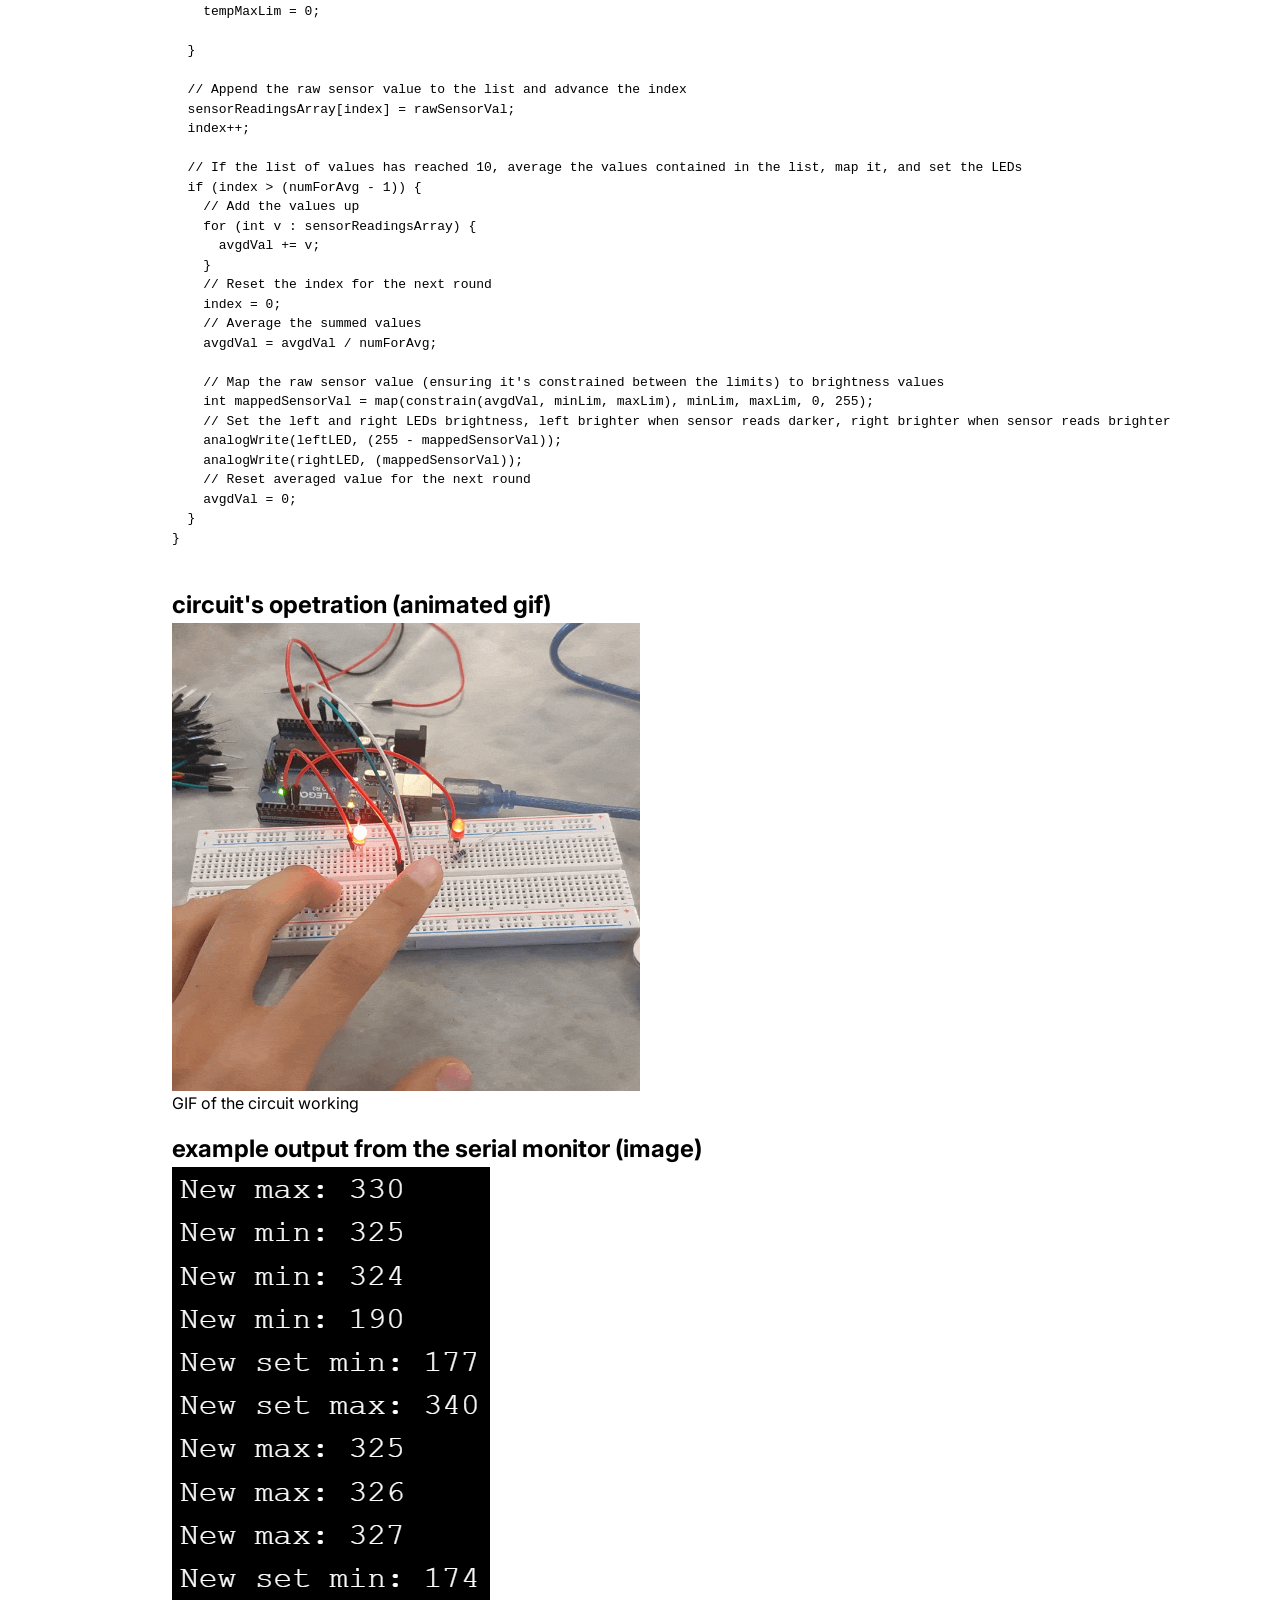
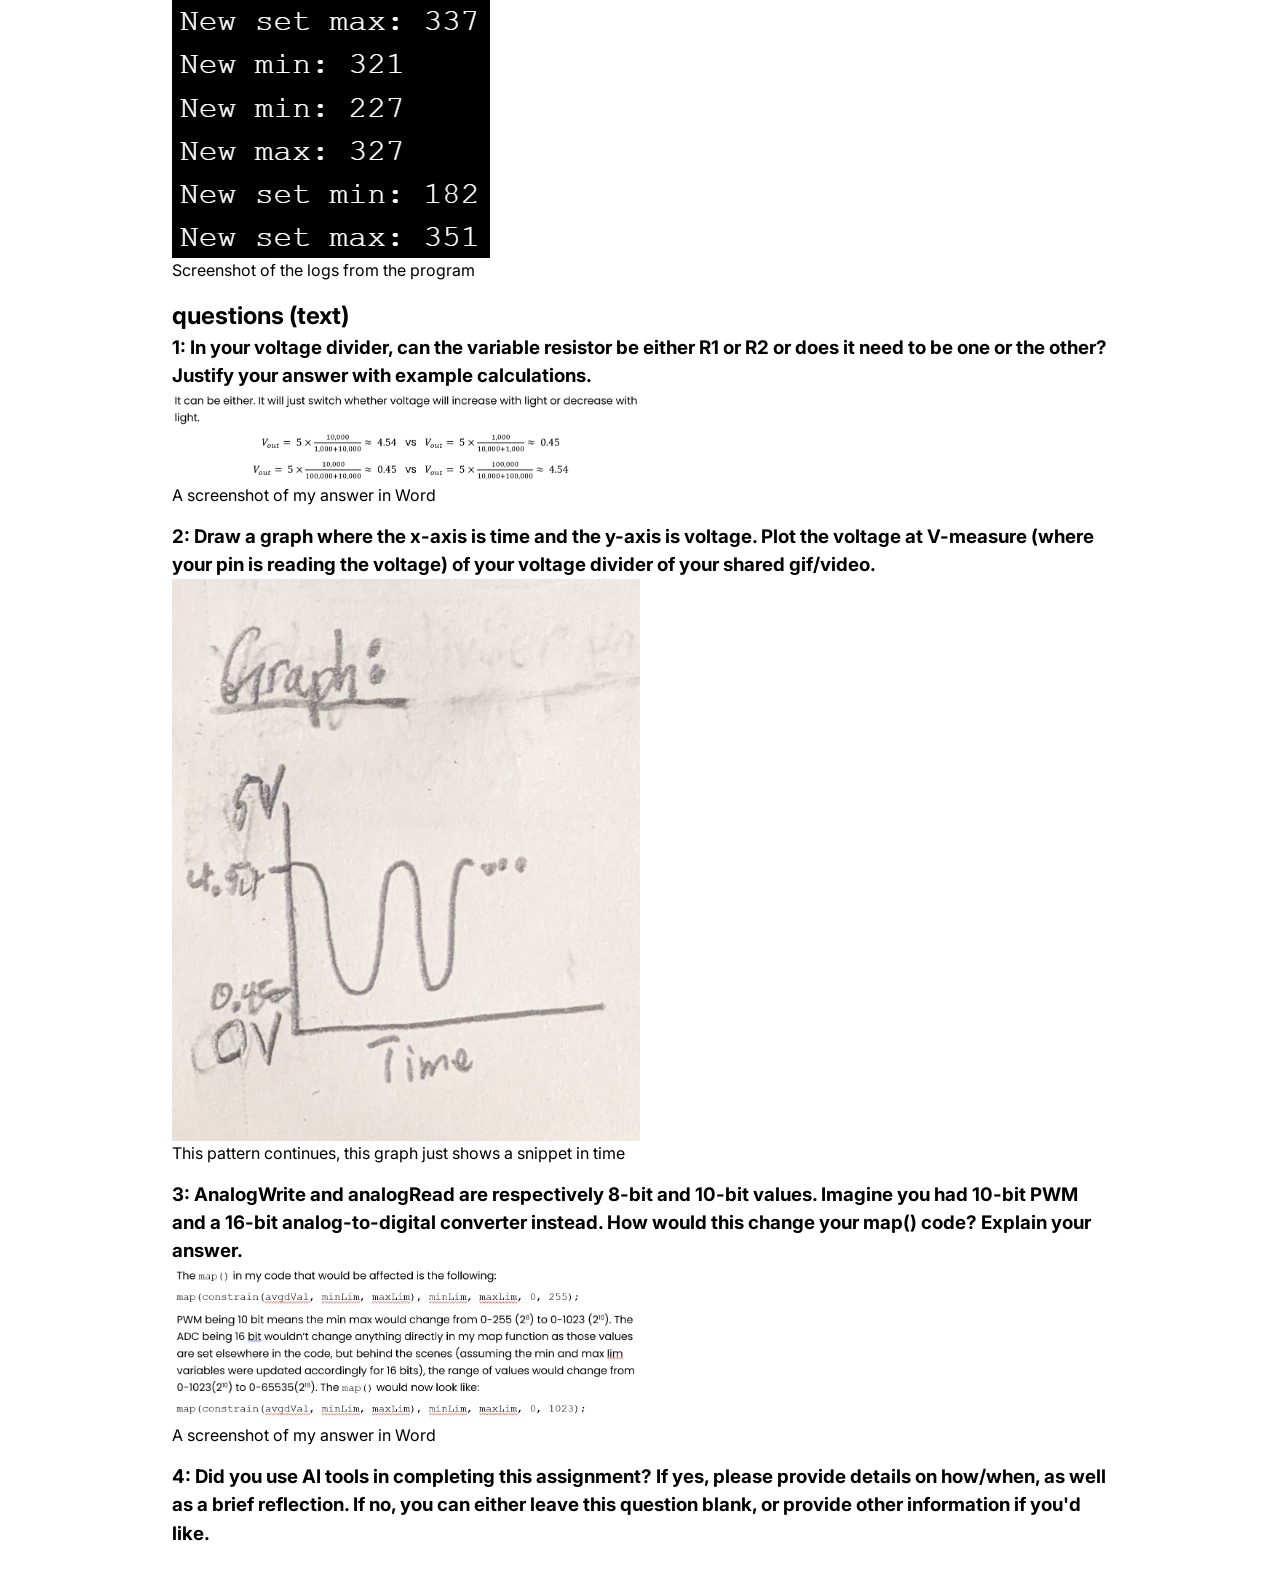
<file: docs/a3.html>
<!DOCTYPE html>
<html>
  <head>
    <meta charset="utf-8" />
    <meta name="viewport" content="width=device-width, maximum-scale=1.0" />

    <title>Quinn's HCDE 439 Physical Computing Page!</title>

    <link href="style.css" rel="stylesheet" type="text/css" />
  </head>
  <body>
    <h1>Quinn's Assignment 3!</h1>
    <!-- <div class="header">
      <img src="red-panda.jpg" />
      <p>Here is all the documentation for assignment 1!</p>
    </div> -->

    <h2>schematic (image)</h2>
    <figure>
      <img src="assets/a3/schematicPlusMath.jpg">
      <figcaption>The circuit schematic, plus calculations and reasoning</figcaption>
    </figure>
    <!-- <h3>Explanation</h3>
    <p></p> -->
    <figure>
      <img src="assets/a3/divider.png">
      <figcaption>Word screenshot of my voltage divider explanation</figcaption>
    </figure>

    <h2>circuit (image)</h2>
    <figure>
      <img src="assets/a3/circuit.jpg">
      <figcaption>The physical manifestation of my circuit schematic</figcaption>
    </figure>

    <h2>firmware (code snippet)</h2>
    <div>
      <pre><code>
// Define LED and sensor pins used
const int leftLED = 5;
const int rightLED = 6;
const int sensorPin = A0;

// Defines variables needed for the sensor value smoothing logic
const int numForAvg = 10;
int sensorReadingsArray[numForAvg];
int index = 0;
int avgdVal = 0;

// Defines variables needed for the dynamic sensor limit logic 
const int updateInterval = 5000;
int tempMinLim = 1023;
int tempMaxLim = 0;
const int minSpan = 100;
int minLim;
int maxLim;

// Defines variables needed for the timer logic
unsigned long prevMillis = 0;
unsigned long prevLogMillis = 0;
unsigned long logPacerInterval = 100;
unsigned long logCooldown = 0;

// Variable that holds the raw unproccessed sensor value
int rawSensorVal;

void setup() {
  // Sets LED and sensor pins accordingly
  pinMode(leftLED, OUTPUT);
  pinMode(rightLED, OUTPUT);
  pinMode(sensorPin, INPUT);

  // Sets speed of serial communication (baud rate)
  Serial.begin(9600);

  // Performs initial calibration of the sensor
  rawSensorVal = analogRead(sensorPin);
  minLim = constrain((rawSensorVal - 200), 0, 1023);
  maxLim = constrain((rawSensorVal + 200), 0, 1023);

}


void loop() {

  // Reads raw sensor value
  rawSensorVal = analogRead(sensorPin);

  // If raw sensor value is larger than current max limit, set it as the new temp max limit 
  if (rawSensorVal > tempMaxLim) {
    tempMaxLim = rawSensorVal;
    
    // If it's been 100ms since the last log and outside the cooldown, print this log
    if ((millis() - prevLogMillis) > logPacerInterval && millis() > logCooldown) {
      // Print the new temp max
      Serial.print("New max: ");
      Serial.println(tempMaxLim);
      prevLogMillis = millis();
    }
  }
  // If raw sensor value is smaller than current min limit, set it as the new temp min limit
  if (rawSensorVal < tempMinLim) {
    tempMinLim = rawSensorVal;
    
    // If it's been 100ms since the last log and outside the cooldown, print this log
    if ((millis() - prevLogMillis) > logPacerInterval && millis() > logCooldown) {
      // Print the new temp min
      Serial.print("New min: ");
      Serial.println(tempMinLim);
      prevLogMillis = millis();
    }
  }


  // If 5 seconds has passed since the last sensor limit update, set a new limits using the recorded temp limits
  if (millis() - prevMillis >= updateInterval) {
    prevMillis = millis();

    // If the space between the min and max sensor limits are greater than 100, set new limits using the recorded temp limits
    if ((tempMaxLim - tempMinLim) > minSpan) {
      // Set the limits, constraining to prevent out of bounds. The +- 10 is to give a more visually dramatic result in fading
      minLim = constrain((tempMinLim - 10), 0, 1023);
      maxLim = constrain((tempMaxLim + 10), 0, 1023);

      // Print this log no matter what then pause other logs for the next second
      Serial.print("New set min: ");
      Serial.println(minLim);
      Serial.print("New set max: ");
      Serial.println(maxLim);
      logCooldown = (millis() + 1000);
    }

    // Reset the temp limit min maxes for the next round
    tempMinLim = 1023;
    tempMaxLim = 0;

  }

  // Append the raw sensor value to the list and advance the index
  sensorReadingsArray[index] = rawSensorVal;
  index++;

  // If the list of values has reached 10, average the values contained in the list, map it, and set the LEDs
  if (index > (numForAvg - 1)) {
    // Add the values up
    for (int v : sensorReadingsArray) {
      avgdVal += v;
    }
    // Reset the index for the next round
    index = 0;
    // Average the summed values
    avgdVal = avgdVal / numForAvg;

    // Map the raw sensor value (ensuring it's constrained between the limits) to brightness values
    int mappedSensorVal = map(constrain(avgdVal, minLim, maxLim), minLim, maxLim, 0, 255);
    // Set the left and right LEDs brightness, left brighter when sensor reads darker, right brighter when sensor reads brighter
    analogWrite(leftLED, (255 - mappedSensorVal));
    analogWrite(rightLED, (mappedSensorVal));
    // Reset averaged value for the next round
    avgdVal = 0;
  }
}
        </code>
      </pre>
    </div>
    
    <h2>circuit's opetration (animated gif)</h2>
    <figure>
      <img src="assets/a3/demo.gif">
      <figcaption>GIF of the circuit working</figcaption>
    </figure>

    <h2>example output from the serial monitor (image)</h2>
    <figure>
      <img src="assets/a3/logs.png">
      <figcaption>Screenshot of the logs from the program</figcaption>
    </figure>


    <h2>questions (text)</h2>
    <h3>1: In your voltage divider, can the variable resistor be either R1 or R2 or does it need to be one or the other? Justify your answer with example calculations.</h3> 
    <figure>
      <img src="assets/a3/q1.png">
      <figcaption>A screenshot of my answer in Word</figcaption>
    </figure>
    
    <h3>2: Draw a graph where the x-axis is time and the y-axis is voltage. Plot the voltage at V-measure (where your pin is reading the voltage) of your voltage divider of your shared gif/video.</h3>
    <figure>
      <img src="assets/a3/graph.jpg">
      <figcaption>This pattern continues, this graph just shows a snippet in time</figcaption>
    </figure>
    <h3>3: AnalogWrite and analogRead are respectively 8-bit and 10-bit values. Imagine you had 10-bit PWM and a 16-bit analog-to-digital converter instead. How would this change your map() code? Explain your answer.</h3>
    <figure>
      <img src="assets/a3/q3.png">
      <figcaption>A screenshot of my answer in Word</figcaption>
    </figure>
    <h3>4: Did you use AI tools in completing this assignment? If yes, please provide details on how/when, as well as a brief reflection. If no, you can either leave this question blank, or provide other information if you'd like.</h3>
  </body>
</html>
</file>
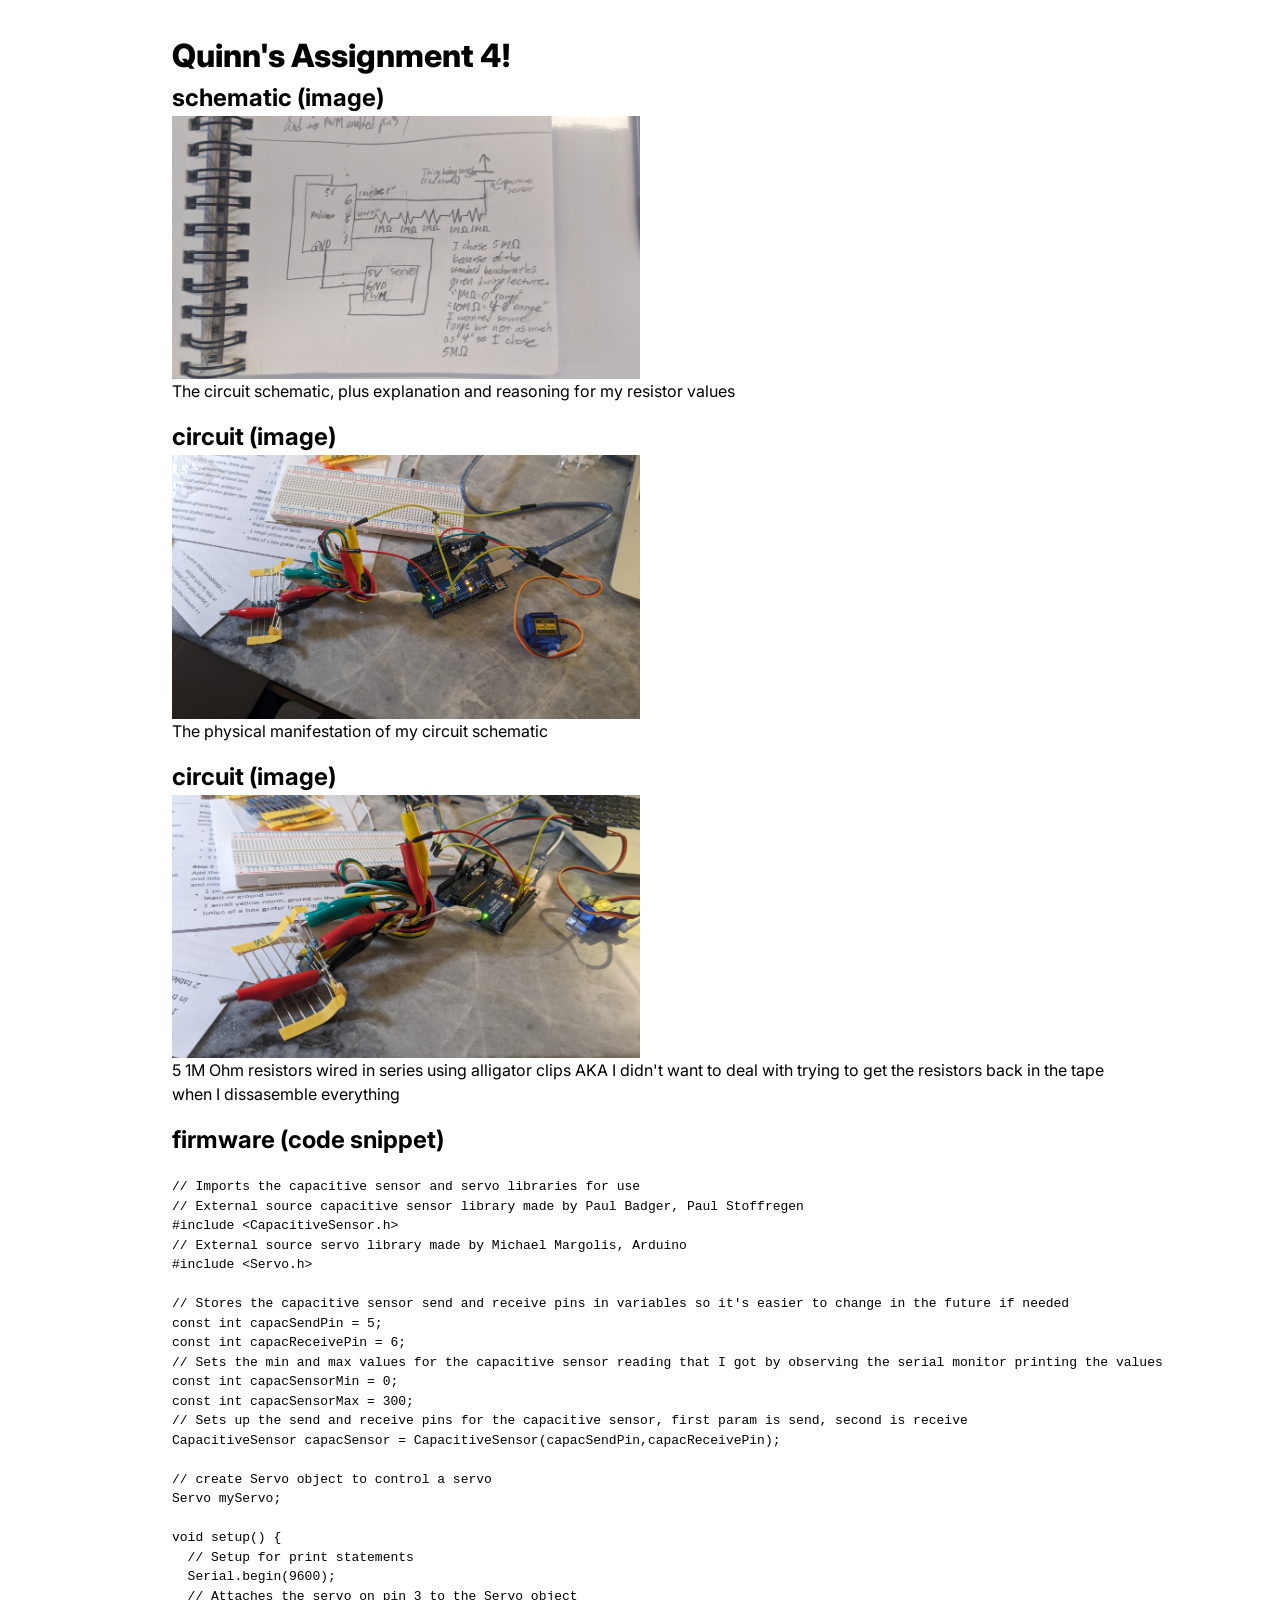
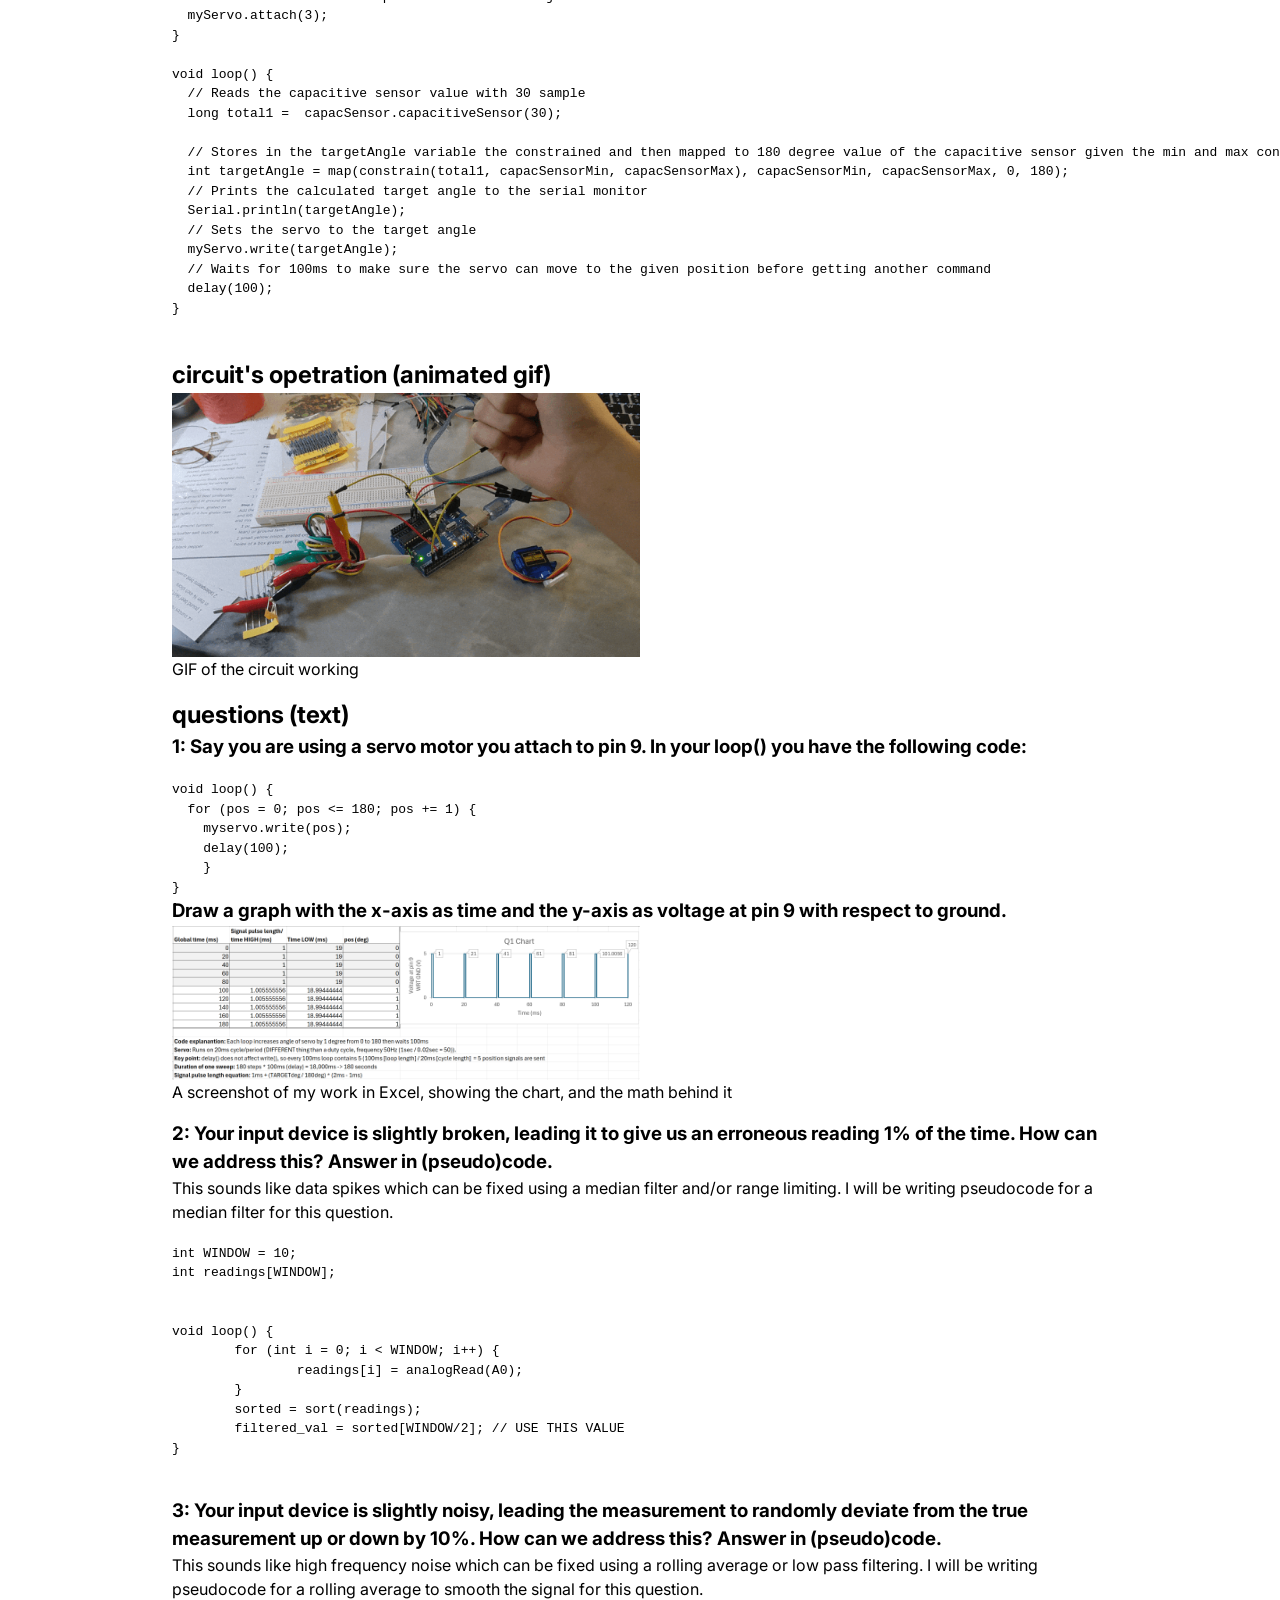
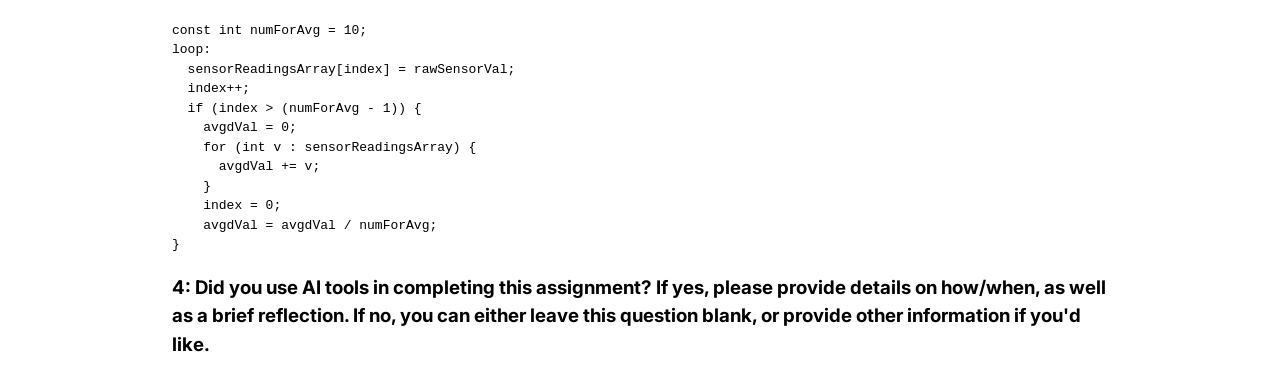
<file: docs/a4.html>
<!DOCTYPE html>
<html>
  <head>
    <meta charset="utf-8" />
    <meta name="viewport" content="width=device-width, maximum-scale=1.0" />

    <title>Quinn's HCDE 439 Physical Computing Page!</title>

    <link href="style.css" rel="stylesheet" type="text/css" />
  </head>
  <body>
    <h1>Quinn's Assignment 4!</h1>
    <!-- <div class="header">
      <img src="red-panda.jpg" />
      <p>Here is all the documentation for assignment 1!</p>
    </div> -->

    <h2>schematic (image)</h2>
    <figure>
      <img src="assets/a4/schematic.jpg">
      <figcaption>The circuit schematic, plus explanation and reasoning for my resistor values</figcaption>
    </figure>
    <!-- <h3>Explanation</h3>
    <p></p> -->

    <h2>circuit (image)</h2>
    <figure>
      <img src="assets/a4/circuit1.jpg">
      <figcaption>The physical manifestation of my circuit schematic</figcaption>
    </figure>

    <h2>circuit (image)</h2>
    <figure>
      <img src="assets/a4/circuit2.jpg">
      <figcaption>5 1M Ohm resistors wired in series using alligator clips AKA I didn't want to deal with trying to get the resistors back in the tape when I dissasemble everything</figcaption>
    </figure>

    <h2>firmware (code snippet)</h2>
    <div>
      <pre><code>
// Imports the capacitive sensor and servo libraries for use
// External source capacitive sensor library made by Paul Badger, Paul Stoffregen
#include &lt;CapacitiveSensor.h&gt;
// External source servo library made by Michael Margolis, Arduino
#include &lt;Servo.h&gt;

// Stores the capacitive sensor send and receive pins in variables so it's easier to change in the future if needed
const int capacSendPin = 5;
const int capacReceivePin = 6;
// Sets the min and max values for the capacitive sensor reading that I got by observing the serial monitor printing the values
const int capacSensorMin = 0;
const int capacSensorMax = 300;
// Sets up the send and receive pins for the capacitive sensor, first param is send, second is receive
CapacitiveSensor capacSensor = CapacitiveSensor(capacSendPin,capacReceivePin); 

// create Servo object to control a servo
Servo myServo;

void setup() {
  // Setup for print statements
  Serial.begin(9600);
  // Attaches the servo on pin 3 to the Servo object
  myServo.attach(3);  
}

void loop() {
  // Reads the capacitive sensor value with 30 sample
  long total1 =  capacSensor.capacitiveSensor(30);   

  // Stores in the targetAngle variable the constrained and then mapped to 180 degree value of the capacitive sensor given the min and max constants set above  
  int targetAngle = map(constrain(total1, capacSensorMin, capacSensorMax), capacSensorMin, capacSensorMax, 0, 180);
  // Prints the calculated target angle to the serial monitor
  Serial.println(targetAngle);
  // Sets the servo to the target angle
  myServo.write(targetAngle);
  // Waits for 100ms to make sure the servo can move to the given position before getting another command
  delay(100);
}
        </code>
      </pre>
    </div>
    
    <h2>circuit's opetration (animated gif)</h2>
    <figure>
      <img src="assets/a4/demo.gif">
      <figcaption>GIF of the circuit working</figcaption>
    </figure>

    <h2>questions (text)</h2>
    <h3>1: Say you are using a servo motor you attach to pin 9. In your loop() you have the following code:</h3> 
    <pre><code>
void loop() { 
  for (pos = 0; pos <= 180; pos += 1) { 
    myservo.write(pos);  
    delay(100);  
    } 
} 
</code></pre>
<h3>Draw a graph with the x-axis as time and the y-axis as voltage at pin 9 with respect to ground.</h3>

    <figure>
      <img src="assets/a4/chart.png">
      <figcaption>A screenshot of my work in Excel, showing the chart, and the math behind it</figcaption>
    </figure>
    
    <h3>2: Your input device is slightly broken, leading it to give us an erroneous reading 1% of the time. How can we address this? Answer in (pseudo)code.</h3>
    <p>This sounds like data spikes which can be fixed using a median filter and/or range limiting. I will be writing pseudocode for a median filter for this question.</p>
        <pre><code>
int WINDOW = 10;
int readings[WINDOW];


void loop() {
	for (int i = 0; i < WINDOW; i++) {
		readings[i] = analogRead(A0);
	}
	sorted = sort(readings);
	filtered_val = sorted[WINDOW/2]; // USE THIS VALUE
}

        </code></pre>
    <h3>3: Your input device is slightly noisy, leading the measurement to randomly deviate from the true measurement up or down by 10%. How can we address this? Answer in (pseudo)code.</h3>
    <p>This sounds like high frequency noise which can be fixed using a rolling average or low pass filtering. I will be writing pseudocode for a rolling average to smooth the signal for this question.</p>
        <pre><code>
const int numForAvg = 10;
loop:
  sensorReadingsArray[index] = rawSensorVal;
  index++;
  if (index > (numForAvg - 1)) {
    avgdVal = 0;
    for (int v : sensorReadingsArray) {
      avgdVal += v;
    }
    index = 0;
    avgdVal = avgdVal / numForAvg;
}
        </code></pre>
    <h3>4: Did you use AI tools in completing this assignment? If yes, please provide details on how/when, as well as a brief reflection. If no, you can either leave this question blank, or provide other information if you'd like.</h3>
  </body>
</html>
</file>
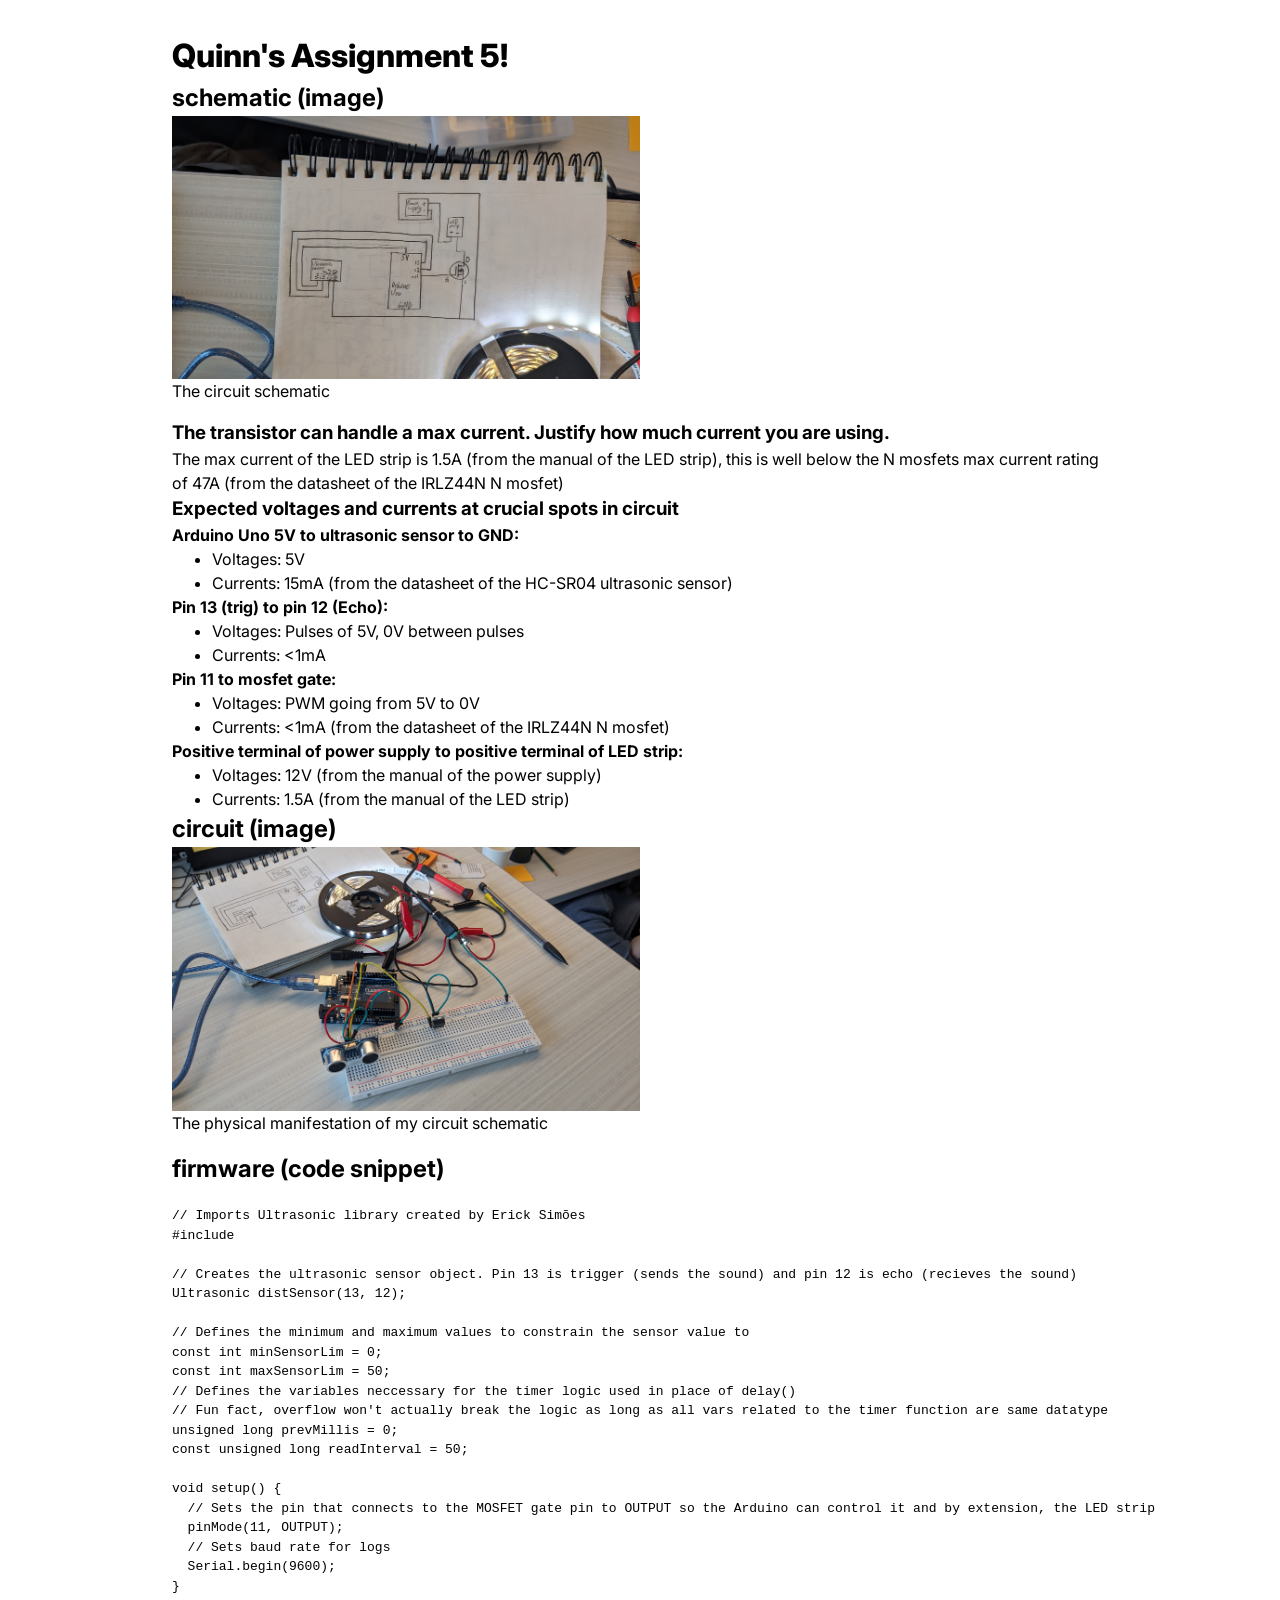
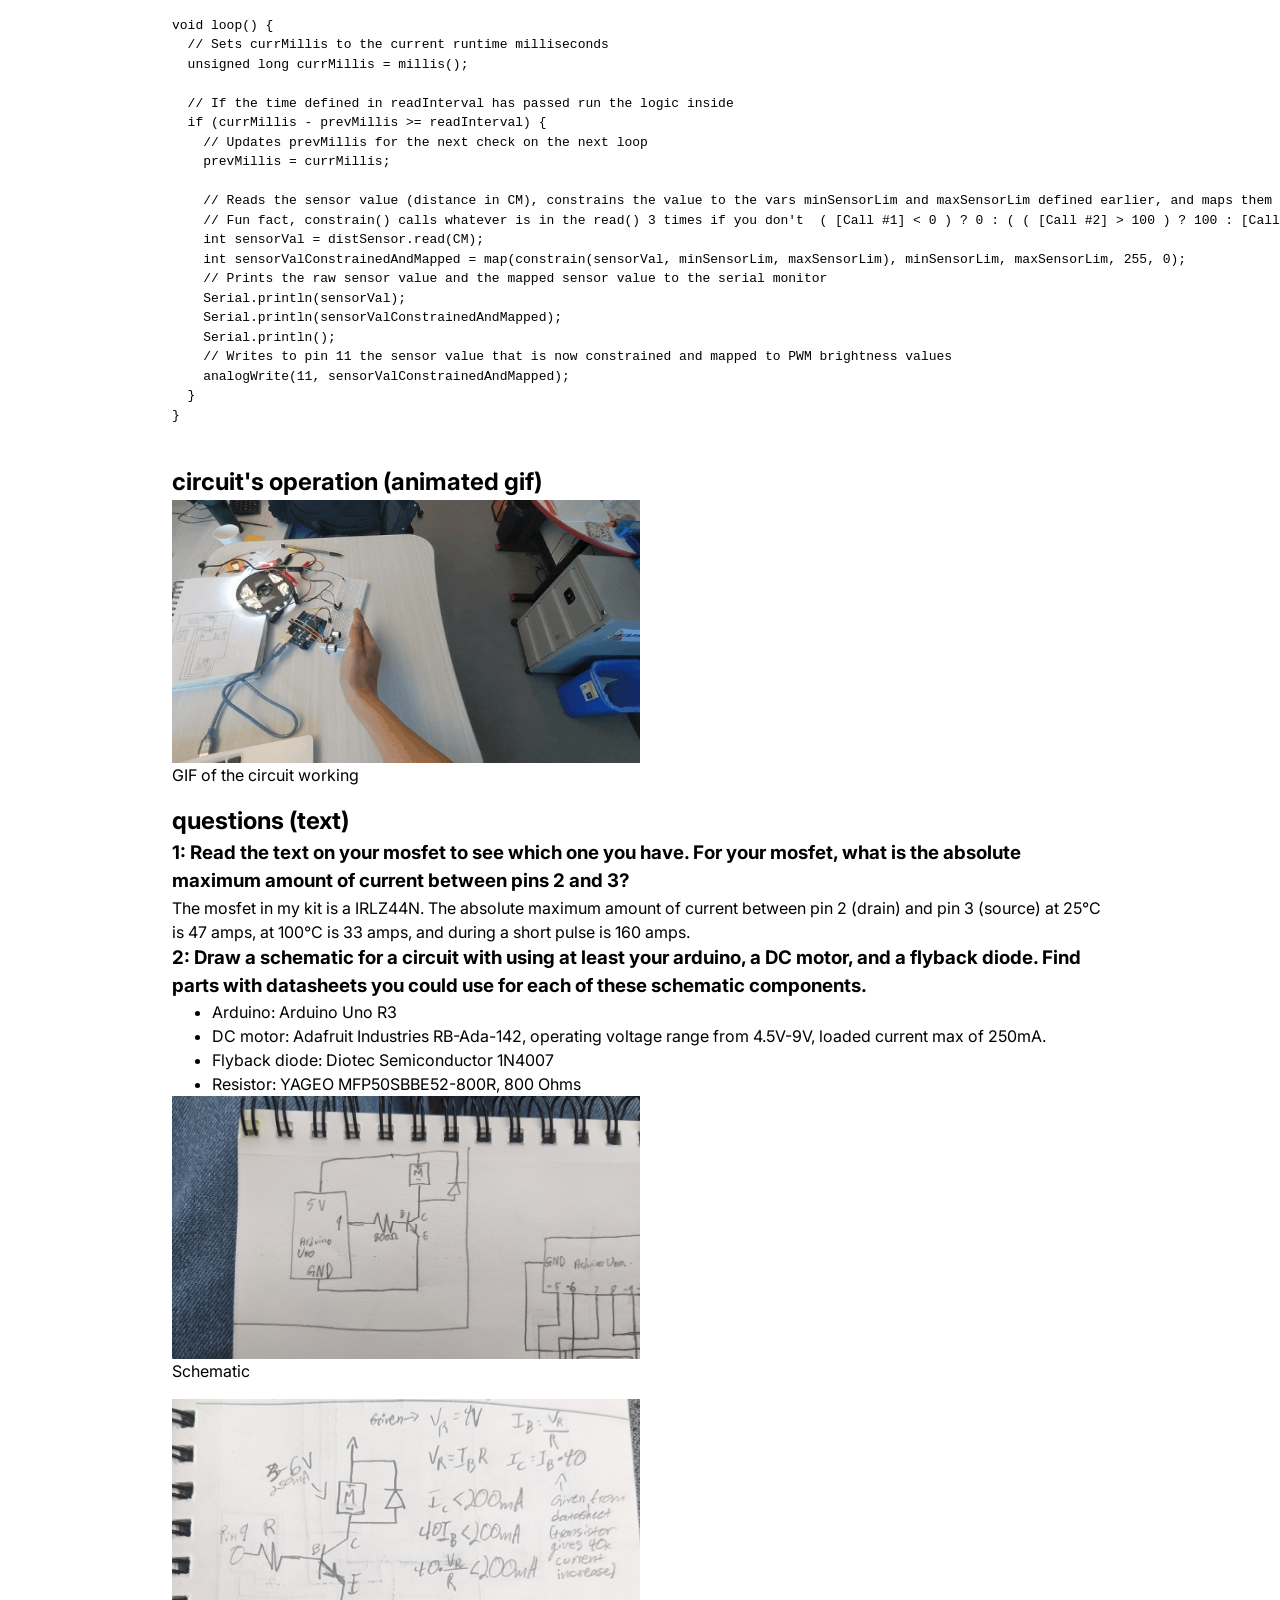
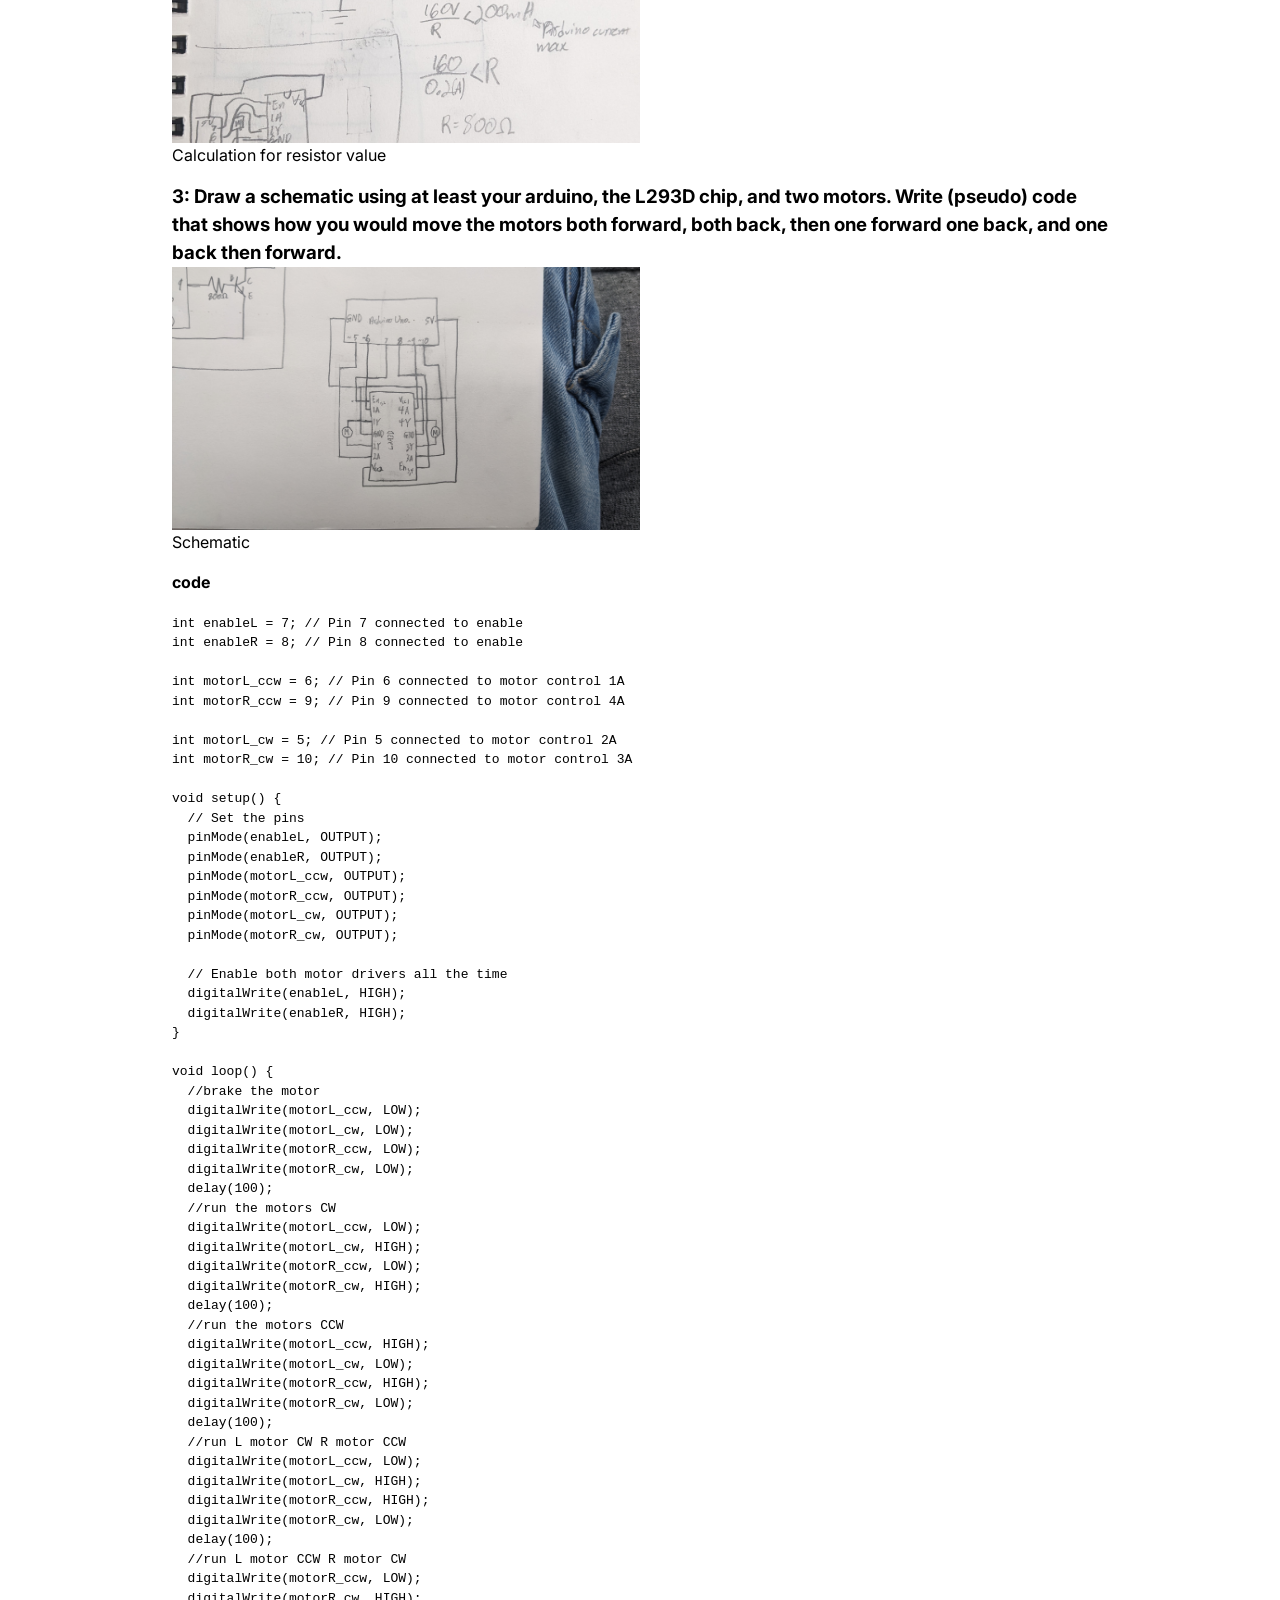
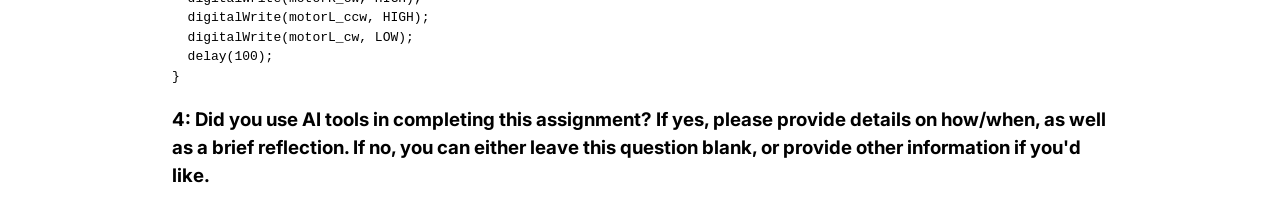
<file: docs/a5.html>
<!DOCTYPE html>
<html>
  <head>
    <meta charset="utf-8" />
    <meta name="viewport" content="width=device-width, maximum-scale=1.0" />

    <title>Quinn's HCDE 439 Physical Computing Page!</title>

    <link href="style.css" rel="stylesheet" type="text/css" />
  </head>
  <body>
    <h1>Quinn's Assignment 5!</h1>
    <!-- <div class="header">
      <img src="red-panda.jpg" />
      <p>Here is all the documentation for assignment 1!</p>
    </div> -->

    <h2>schematic (image)</h2>
    <figure>
      <img src="assets/a5/schematic.jpg">
      <figcaption>The circuit schematic</figcaption>
    </figure>
    <h3>The transistor can handle a max current. Justify how much current you are using.</h3>
    <p>The max current of the LED strip is 1.5A (from the manual of the LED strip), this is well below the N mosfets max current rating of 47A (from the datasheet of the IRLZ44N N mosfet)</p>
    <h3>Expected voltages and currents at crucial spots in circuit</h3>
    <h4>Arduino Uno 5V to ultrasonic sensor to GND:</h4> 
    <ul>
      <li>Voltages: 5V</li>
      <li>Currents: 15mA (from the datasheet of the HC-SR04 ultrasonic sensor)</li>
    </ul>
    <h4>Pin 13 (trig) to pin 12 (Echo):</h4>
    <ul>
      <li>Voltages: Pulses of 5V, 0V between pulses</li>
      <li>Currents: &lt;1mA</li>
    </ul>
    <h4>Pin 11 to mosfet gate:</h4> 
    <ul>
      <li>Voltages: PWM going from 5V to 0V</li>
      <li>Currents: &lt;1mA (from the datasheet of the IRLZ44N N mosfet)</li>
    </ul>
    <h4>Positive terminal of power supply to positive terminal of LED strip: </h4>
    <ul>
      <li>Voltages: 12V (from the manual of the power supply)</li>
      <li>Currents: 1.5A (from the manual of the LED strip)</li>
    </ul>
    <h2>circuit (image)</h2>
    <figure>
      <img src="assets/a5/circuit.jpg">
      <figcaption>The physical manifestation of my circuit schematic</figcaption>
    </figure>

    <h2>firmware (code snippet)</h2>
    <div>
      <pre><code>
// Imports Ultrasonic library created by Erick Simões 
#include <Ultrasonic.h>

// Creates the ultrasonic sensor object. Pin 13 is trigger (sends the sound) and pin 12 is echo (recieves the sound)
Ultrasonic distSensor(13, 12);

// Defines the minimum and maximum values to constrain the sensor value to
const int minSensorLim = 0;
const int maxSensorLim = 50;
// Defines the variables neccessary for the timer logic used in place of delay()
// Fun fact, overflow won't actually break the logic as long as all vars related to the timer function are same datatype
unsigned long prevMillis = 0;
const unsigned long readInterval = 50;

void setup() {
  // Sets the pin that connects to the MOSFET gate pin to OUTPUT so the Arduino can control it and by extension, the LED strip
  pinMode(11, OUTPUT);
  // Sets baud rate for logs
  Serial.begin(9600);
}

void loop() {
  // Sets currMillis to the current runtime milliseconds
  unsigned long currMillis = millis();

  // If the time defined in readInterval has passed run the logic inside
  if (currMillis - prevMillis >= readInterval) {
    // Updates prevMillis for the next check on the next loop
    prevMillis = currMillis;

    // Reads the sensor value (distance in CM), constrains the value to the vars minSensorLim and maxSensorLim defined earlier, and maps them to PWM in reverse such that the shorter the distance, the brighter the light
    // Fun fact, constrain() calls whatever is in the read() 3 times if you don't  ( [Call #1] < 0 ) ? 0 : ( ( [Call #2] > 100 ) ? 100 : [Call #3] )
    int sensorVal = distSensor.read(CM);
    int sensorValConstrainedAndMapped = map(constrain(sensorVal, minSensorLim, maxSensorLim), minSensorLim, maxSensorLim, 255, 0);
    // Prints the raw sensor value and the mapped sensor value to the serial monitor
    Serial.println(sensorVal);
    Serial.println(sensorValConstrainedAndMapped);
    Serial.println();
    // Writes to pin 11 the sensor value that is now constrained and mapped to PWM brightness values   
    analogWrite(11, sensorValConstrainedAndMapped);
  }
}
        </code>
      </pre>
    </div>
    
    <h2>circuit's operation (animated gif)</h2>
    <figure>
      <img src="assets/a5/demo.gif">
      <figcaption>GIF of the circuit working</figcaption>
    </figure>

    <h2>questions (text)</h2>
    <h3>1: Read the text on your mosfet to see which one you have. For your mosfet, what is the absolute maximum amount of current between pins 2 and 3?</h3> 
    <p>The mosfet in my kit is a IRLZ44N. The absolute maximum amount of current between pin 2 (drain) and pin 3 (source) at 25°C is 47 amps, at 100°C is 33 amps, and during a short pulse is 160 amps.</p>
    
    <h3>2: Draw a schematic for a circuit with using at least your arduino, a DC motor, and a flyback diode. Find parts with datasheets you could use for each of these schematic components.</h3>
    <ul>
      <li>Arduino: Arduino Uno R3</li>
      <li>DC motor: Adafruit Industries RB-Ada-142, operating voltage range from 4.5V-9V, loaded current max of 250mA.</li>
      <li>Flyback diode: Diotec Semiconductor 1N4007</li>
      <li>Resistor: YAGEO MFP50SBBE52-800R, 800 Ohms</li>
    </ul>
    <figure>
      <img src="assets/a5/q2.jpg">
      <figcaption>Schematic</figcaption>
    </figure>
    <figure>
      <img src="assets/a5/q2Calcs.jpg">
      <figcaption>Calculation for resistor value</figcaption>
    </figure>
        
    <h3>3: Draw a schematic using at least your arduino, the L293D chip, and two motors. Write (pseudo) code that shows how you would move the motors both forward, both back, then one forward one back, and one back then forward.</h3>
    <figure>
      <img src="assets/a5/q3.jpg">
      <figcaption>Schematic</figcaption>
    </figure>
    <h4>code</h4>
    <pre><code>
int enableL = 7; // Pin 7 connected to enable 
int enableR = 8; // Pin 8 connected to enable 

int motorL_ccw = 6; // Pin 6 connected to motor control 1A 
int motorR_ccw = 9; // Pin 9 connected to motor control 4A 

int motorL_cw = 5; // Pin 5 connected to motor control 2A
int motorR_cw = 10; // Pin 10 connected to motor control 3A    

void setup() {
  // Set the pins
  pinMode(enableL, OUTPUT);
  pinMode(enableR, OUTPUT);
  pinMode(motorL_ccw, OUTPUT);
  pinMode(motorR_ccw, OUTPUT);
  pinMode(motorL_cw, OUTPUT);
  pinMode(motorR_cw, OUTPUT);

  // Enable both motor drivers all the time
  digitalWrite(enableL, HIGH);
  digitalWrite(enableR, HIGH);
}

void loop() {
  //brake the motor
  digitalWrite(motorL_ccw, LOW);
  digitalWrite(motorL_cw, LOW);
  digitalWrite(motorR_ccw, LOW);
  digitalWrite(motorR_cw, LOW);
  delay(100);
  //run the motors CW
  digitalWrite(motorL_ccw, LOW);
  digitalWrite(motorL_cw, HIGH);
  digitalWrite(motorR_ccw, LOW);
  digitalWrite(motorR_cw, HIGH);
  delay(100);
  //run the motors CCW
  digitalWrite(motorL_ccw, HIGH);
  digitalWrite(motorL_cw, LOW);
  digitalWrite(motorR_ccw, HIGH);
  digitalWrite(motorR_cw, LOW);
  delay(100);
  //run L motor CW R motor CCW
  digitalWrite(motorL_ccw, LOW);
  digitalWrite(motorL_cw, HIGH);
  digitalWrite(motorR_ccw, HIGH);
  digitalWrite(motorR_cw, LOW);
  delay(100);
  //run L motor CCW R motor CW
  digitalWrite(motorR_ccw, LOW);
  digitalWrite(motorR_cw, HIGH);
  digitalWrite(motorL_ccw, HIGH);
  digitalWrite(motorL_cw, LOW);
  delay(100);
}
        </code></pre>
    <h3>4: Did you use AI tools in completing this assignment? If yes, please provide details on how/when, as well as a brief reflection. If no, you can either leave this question blank, or provide other information if you'd like.</h3>
  </body>
</html>
</file>
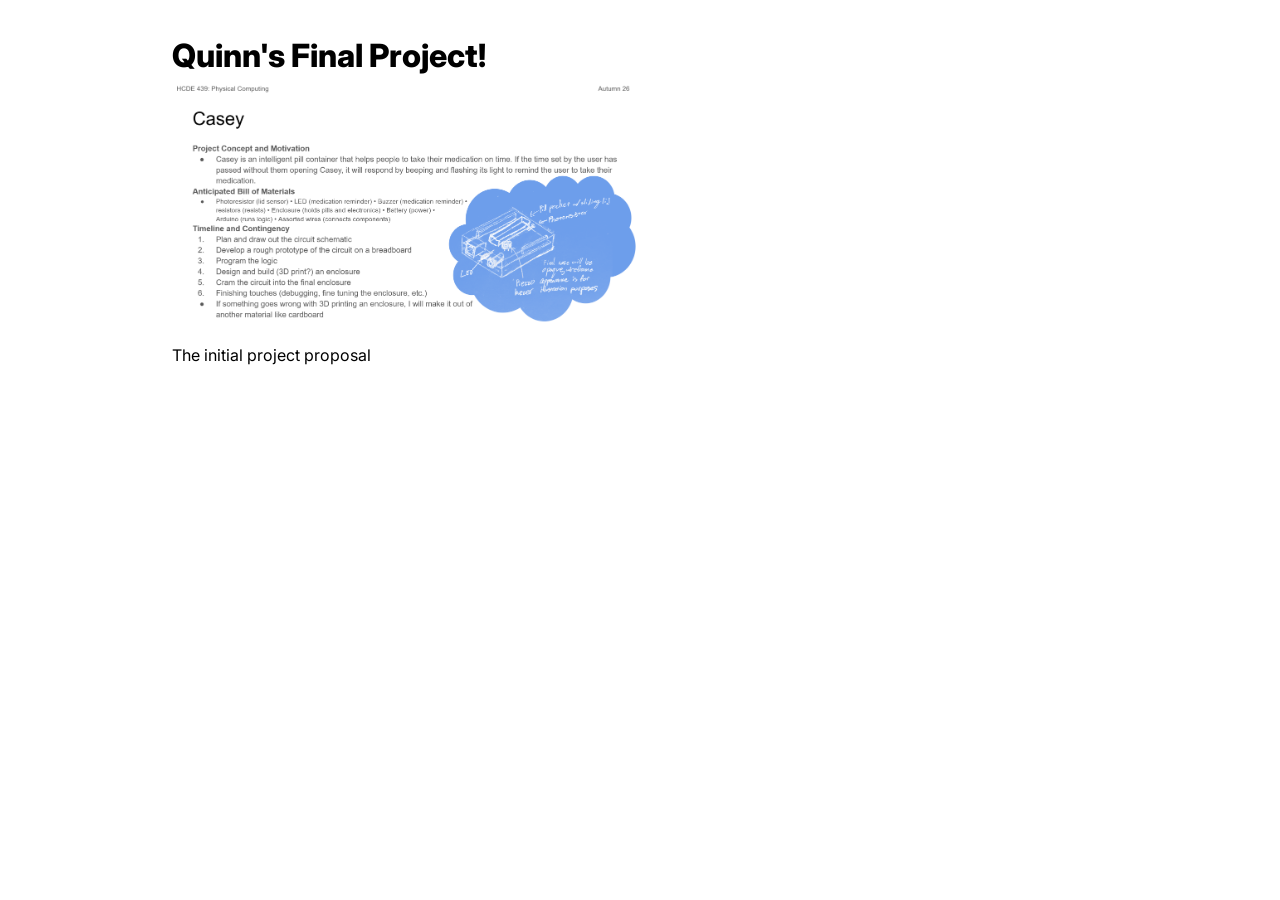
<file: docs/p1.html>
<!DOCTYPE html>
<html>
  <head>
    <meta charset="utf-8" />
    <meta name="viewport" content="width=device-width, maximum-scale=1.0" />

    <title>Quinn's HCDE 439 Physical Computing Page!</title>

    <link href="style.css" rel="stylesheet" type="text/css" />
  </head>
  <body>
    <h1>Quinn's Final Project!</h1>
    <figure>
      <img src="assets/p1/initialProposal.png">
      <figcaption>The initial project proposal</figcaption>
    </figure>
    <!-- <div class="header">
      <img src="red-panda.jpg" />
      <p>Here is all the documentation for assignment 1!</p>
    </div> -->

    <!-- <h2>schematic (image)</h2>
    <figure>
      <img src="assets/a5/schematic.jpg">
      <figcaption>The circuit schematic</figcaption>
    </figure>
    <h3>The transistor can handle a max current. Justify how much current you are using.</h3>
    <p>The max current of the LED strip is 1.5A (from the manual of the LED strip), this is well below the N mosfets max current rating of 47A (from the datasheet of the IRLZ44N N mosfet)</p>
    <h3>Expected voltages and currents at crucial spots in circuit</h3>
    <h4>Arduino Uno 5V to ultrasonic sensor to GND:</h4> 
    <ul>
      <li>Voltages: 5V</li>
      <li>Currents: 15mA (from the datasheet of the HC-SR04 ultrasonic sensor)</li>
    </ul>
    <h4>Pin 13 (trig) to pin 12 (Echo):</h4>
    <ul>
      <li>Voltages: Pulses of 5V, 0V between pulses</li>
      <li>Currents: &lt;1mA</li>
    </ul>
    <h4>Pin 11 to mosfet gate:</h4> 
    <ul>
      <li>Voltages: PWM going from 5V to 0V</li>
      <li>Currents: &lt;1mA (from the datasheet of the IRLZ44N N mosfet)</li>
    </ul>
    <h4>Positive terminal of power supply to positive terminal of LED strip: </h4>
    <ul>
      <li>Voltages: 12V (from the manual of the power supply)</li>
      <li>Currents: 1.5A (from the manual of the LED strip)</li>
    </ul>
    <h2>circuit (image)</h2>
    <figure>
      <img src="assets/a5/circuit.jpg">
      <figcaption>The physical manifestation of my circuit schematic</figcaption>
    </figure>

    <h2>firmware (code snippet)</h2>
    <div>
      <pre><code>
// Imports Ultrasonic library created by Erick Simões 
#include <Ultrasonic.h>

// Creates the ultrasonic sensor object. Pin 13 is trigger (sends the sound) and pin 12 is echo (recieves the sound)
Ultrasonic distSensor(13, 12);

// Defines the minimum and maximum values to constrain the sensor value to
const int minSensorLim = 0;
const int maxSensorLim = 50;
// Defines the variables neccessary for the timer logic used in place of delay()
// Fun fact, overflow won't actually break the logic as long as all vars related to the timer function are same datatype
unsigned long prevMillis = 0;
const unsigned long readInterval = 50;

void setup() {
  // Sets the pin that connects to the MOSFET gate pin to OUTPUT so the Arduino can control it and by extension, the LED strip
  pinMode(11, OUTPUT);
  // Sets baud rate for logs
  Serial.begin(9600);
}

void loop() {
  // Sets currMillis to the current runtime milliseconds
  unsigned long currMillis = millis();

  // If the time defined in readInterval has passed run the logic inside
  if (currMillis - prevMillis >= readInterval) {
    // Updates prevMillis for the next check on the next loop
    prevMillis = currMillis;

    // Reads the sensor value (distance in CM), constrains the value to the vars minSensorLim and maxSensorLim defined earlier, and maps them to PWM in reverse such that the shorter the distance, the brighter the light
    // Fun fact, constrain() calls whatever is in the read() 3 times if you don't  ( [Call #1] < 0 ) ? 0 : ( ( [Call #2] > 100 ) ? 100 : [Call #3] )
    int sensorVal = distSensor.read(CM);
    int sensorValConstrainedAndMapped = map(constrain(sensorVal, minSensorLim, maxSensorLim), minSensorLim, maxSensorLim, 255, 0);
    // Prints the raw sensor value and the mapped sensor value to the serial monitor
    Serial.println(sensorVal);
    Serial.println(sensorValConstrainedAndMapped);
    Serial.println();
    // Writes to pin 11 the sensor value that is now constrained and mapped to PWM brightness values   
    analogWrite(11, sensorValConstrainedAndMapped);
  }
}
        </code>
      </pre>
    </div>
    
    <h2>circuit's operation (animated gif)</h2>
    <figure>
      <img src="assets/a5/demo.gif">
      <figcaption>GIF of the circuit working</figcaption>
    </figure>

    <h2>questions (text)</h2>
    <h3>1: Read the text on your mosfet to see which one you have. For your mosfet, what is the absolute maximum amount of current between pins 2 and 3?</h3> 
    <p>The mosfet in my kit is a IRLZ44N. The absolute maximum amount of current between pin 2 (drain) and pin 3 (source) at 25°C is 47 amps, at 100°C is 33 amps, and during a short pulse is 160 amps.</p>
    
    <h3>2: Draw a schematic for a circuit with using at least your arduino, a DC motor, and a flyback diode. Find parts with datasheets you could use for each of these schematic components.</h3>
    <ul>
      <li>Arduino: Arduino Uno R3</li>
      <li>DC motor: Adafruit Industries RB-Ada-142, operating voltage range from 4.5V-9V, loaded current max of 250mA.</li>
      <li>Flyback diode: Diotec Semiconductor 1N4007</li>
      <li>Resistor: YAGEO MFP50SBBE52-800R, 800 Ohms</li>
    </ul>
    <figure>
      <img src="assets/a5/q2.jpg">
      <figcaption>Schematic</figcaption>
    </figure>
    <figure>
      <img src="assets/a5/q2Calcs.jpg">
      <figcaption>Calculation for resistor value</figcaption>
    </figure>
        
    <h3>3: Draw a schematic using at least your arduino, the L293D chip, and two motors. Write (pseudo) code that shows how you would move the motors both forward, both back, then one forward one back, and one back then forward.</h3>
    <figure>
      <img src="assets/a5/q3.jpg">
      <figcaption>Schematic</figcaption>
    </figure>
    <h4>code</h4>
    <pre><code>
int enableL = 7; // Pin 7 connected to enable 
int enableR = 8; // Pin 8 connected to enable 

int motorL_ccw = 6; // Pin 6 connected to motor control 1A 
int motorR_ccw = 9; // Pin 9 connected to motor control 4A 

int motorL_cw = 5; // Pin 5 connected to motor control 2A
int motorR_cw = 10; // Pin 10 connected to motor control 3A    

void setup() {
  // Set the pins
  pinMode(enableL, OUTPUT);
  pinMode(enableR, OUTPUT);
  pinMode(motorL_ccw, OUTPUT);
  pinMode(motorR_ccw, OUTPUT);
  pinMode(motorL_cw, OUTPUT);
  pinMode(motorR_cw, OUTPUT);

  // Enable both motor drivers all the time
  digitalWrite(enableL, HIGH);
  digitalWrite(enableR, HIGH);
}

void loop() {
  //brake the motor
  digitalWrite(motorL_ccw, LOW);
  digitalWrite(motorL_cw, LOW);
  digitalWrite(motorR_ccw, LOW);
  digitalWrite(motorR_cw, LOW);
  delay(100);
  //run the motors CW
  digitalWrite(motorL_ccw, LOW);
  digitalWrite(motorL_cw, HIGH);
  digitalWrite(motorR_ccw, LOW);
  digitalWrite(motorR_cw, HIGH);
  delay(100);
  //run the motors CCW
  digitalWrite(motorL_ccw, HIGH);
  digitalWrite(motorL_cw, LOW);
  digitalWrite(motorR_ccw, HIGH);
  digitalWrite(motorR_cw, LOW);
  delay(100);
  //run L motor CW R motor CCW
  digitalWrite(motorL_ccw, LOW);
  digitalWrite(motorL_cw, HIGH);
  digitalWrite(motorR_ccw, HIGH);
  digitalWrite(motorR_cw, LOW);
  delay(100);
  //run L motor CCW R motor CW
  digitalWrite(motorR_ccw, LOW);
  digitalWrite(motorR_cw, HIGH);
  digitalWrite(motorL_ccw, HIGH);
  digitalWrite(motorL_cw, LOW);
  delay(100);
}
        </code></pre>
    <h3>4: Did you use AI tools in completing this assignment? If yes, please provide details on how/when, as well as a brief reflection. If no, you can either leave this question blank, or provide other information if you'd like.</h3> -->
  </body>
</html>
</file>
<file: docs/style.css>
@import url("https://fonts.googleapis.com/css2?family=Inter:wght@100;200;300;400;500;600;700;800;900&display=swap");

*,
*::before,
*::after {
  box-sizing: border-box;
}

* {
  margin: 0;
}

img,
picture,
video,
canvas,
svg {
  display: block;
  max-width: 100%;
}

body {
  font-family: "Inter", sans-serif;
  line-height: 1.5;
  -webkit-font-smoothing: antialiased;
  max-width: 1000px;
  padding: 2em;
  margin: auto;
}

h1 {
  font-weight: 800;
}

h2 {
  font-weight: 700;
}

.header {
  display: flex;
  gap: 1em;
  margin-top: 1em;
}

.header img {
  width: 50%;
  object-fit: cover;
}

.grid {
  display: grid;
  grid-template-columns: repeat(auto-fit, minmax(250px, 1fr));
  gap: 1em;
  margin-top: 2em;
}

.assignment a {
  color: #000;
  text-decoration: none;
}

.assignment a:hover {
  color: #f06;
}

.assignment img {
  aspect-ratio: 1;
  object-fit: cover;
}

#special img {
  object-position: left;
}

.assignment p {
  margin-top: 0.5em;
}

figure img {
  max-width: 50%;
}

figcaption {
  padding-bottom: 1rem;
}
</file>
